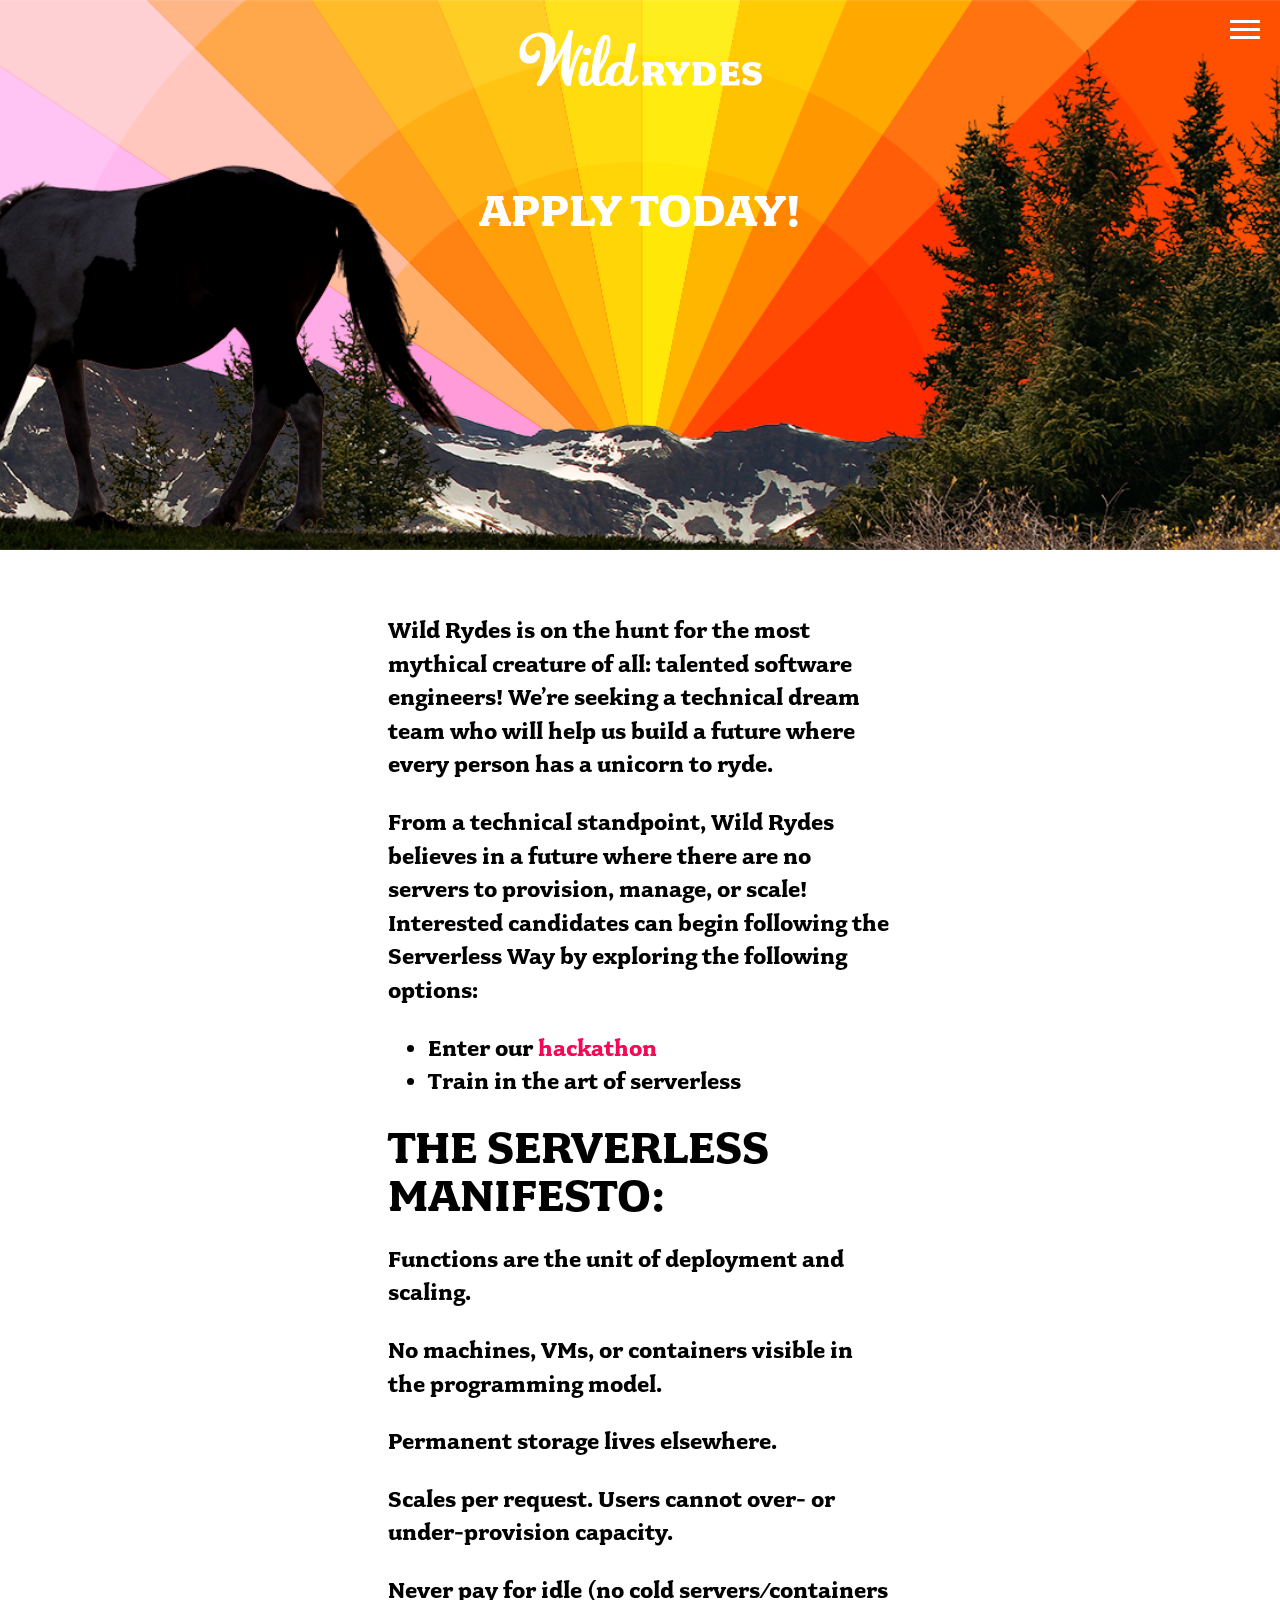
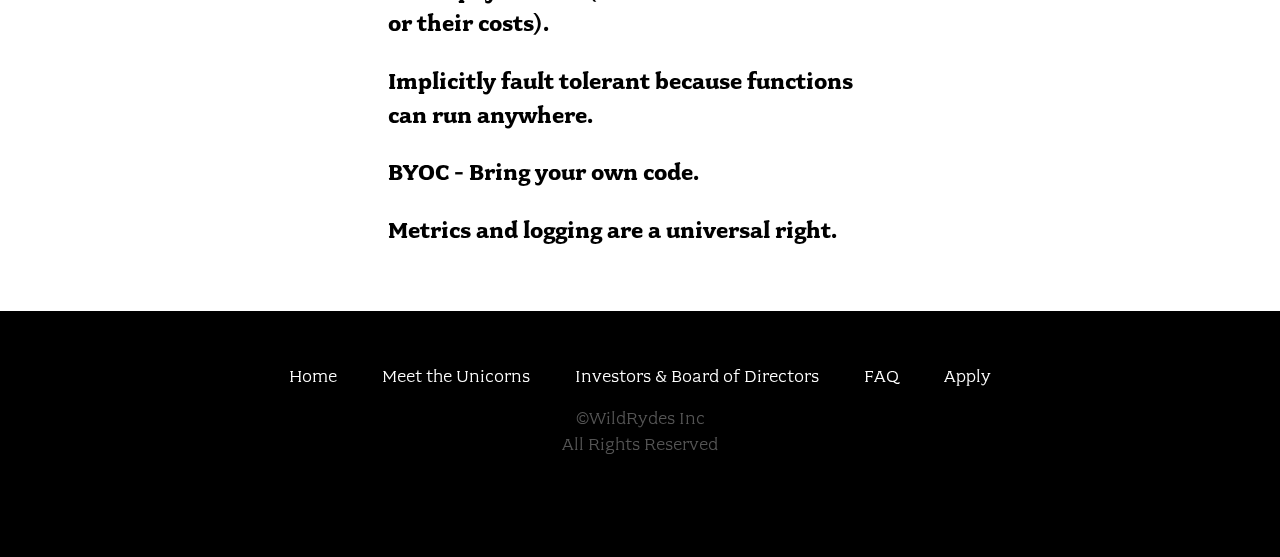
<file: apply.html>
<!doctype html>
<html class="no-js" lang="">
<head>
  <meta charset="utf-8">
  <meta name="description" content="">
  <meta name="viewport" content="width=device-width, initial-scale=1">
  <title>Apply - Wild Rydes</title>

  <link rel="stylesheet" href="css/font.css">
  <link rel="stylesheet" href="css/main.css">

  <script src="js/vendor/modernizr.js"></script>
</head>
<body class="page-apply">

  <header class="site-header">
    <div class="site-logo">Wild Rydes</div>

    <div class="row column medium-8 large-6 xlarge-5 xxlarge-4">
      <h1 class="title">Apply Today!</h1>
    </div>

    <nav class="site-nav">
      <ul>
        <li><a href="index.html">Home</a></li>
        <li><a href="unicorns.html">Meet the Unicorns</a></li>
        <li><a href="investors.html">Investors & Board of Directors</a></li>
        <li><a href="faq.html">FAQ</a></li>
        <li><a href="apply.html">Apply</a></li>
      </ul>
    </nav>
    <button type="button" class="btn-menu"><span>Menu</span></button>
  </header>

  <section class="content">
    <div class="row column medium-10 large-7 xlarge-5">
      <p>Wild Rydes is on the hunt for the most mythical creature of all: talented software engineers! We’re seeking a technical dream team who will help us build a future where every person has a unicorn to ryde.</p>
      <p>From a technical standpoint, Wild Rydes believes in a future where there are no servers to provision, manage, or scale! Interested candidates can begin following the Serverless Way by exploring the following options:</p>
      <ul>
        <li>Enter our <a href="http://awschatbot.devpost.com" target="_blank">hackathon</a></li>
        <li>Train in the art of serverless</li>
      </ul>

      <h2>The Serverless Manifesto:</h2>
      <p>Functions are the unit of deployment and scaling.</p>
      <p>No machines, VMs, or containers visible in the programming model.</p>
      <p>Permanent storage lives elsewhere.</p>
      <p>Scales per request. Users cannot over- or under-provision capacity.</p>
      <p>Never pay for idle (no cold servers/containers or their costs).</p>
      <p>Implicitly fault tolerant because functions can run anywhere.</p>
      <p>BYOC - Bring your own code.</p>
      <p>Metrics and logging are a universal right.</p>
    </div>
  </section>

  <footer class="site-footer">
    <div class="row column">
      <nav class="footer-nav">
        <ul>
          <li><a href="index.html">Home</a></li>
          <li><a href="unicorns.html">Meet the Unicorns</a></li>
          <li><a href="investors.html">Investors & Board of Directors</a></li>
          <li><a href="faq.html">FAQ</a></li>
          <li><a href="apply.html">Apply</a></li>
        </ul>
      </nav>
    </div>

    <div class="row column">
      <div class="footer-legal">
        &copy;WildRydes Inc<br>
        All Rights Reserved
      </div>
    </div>
  </footer>

  <script src="js/vendor.js"></script>

  <script src="js/main.js"></script>
</body>
</html>
</file>
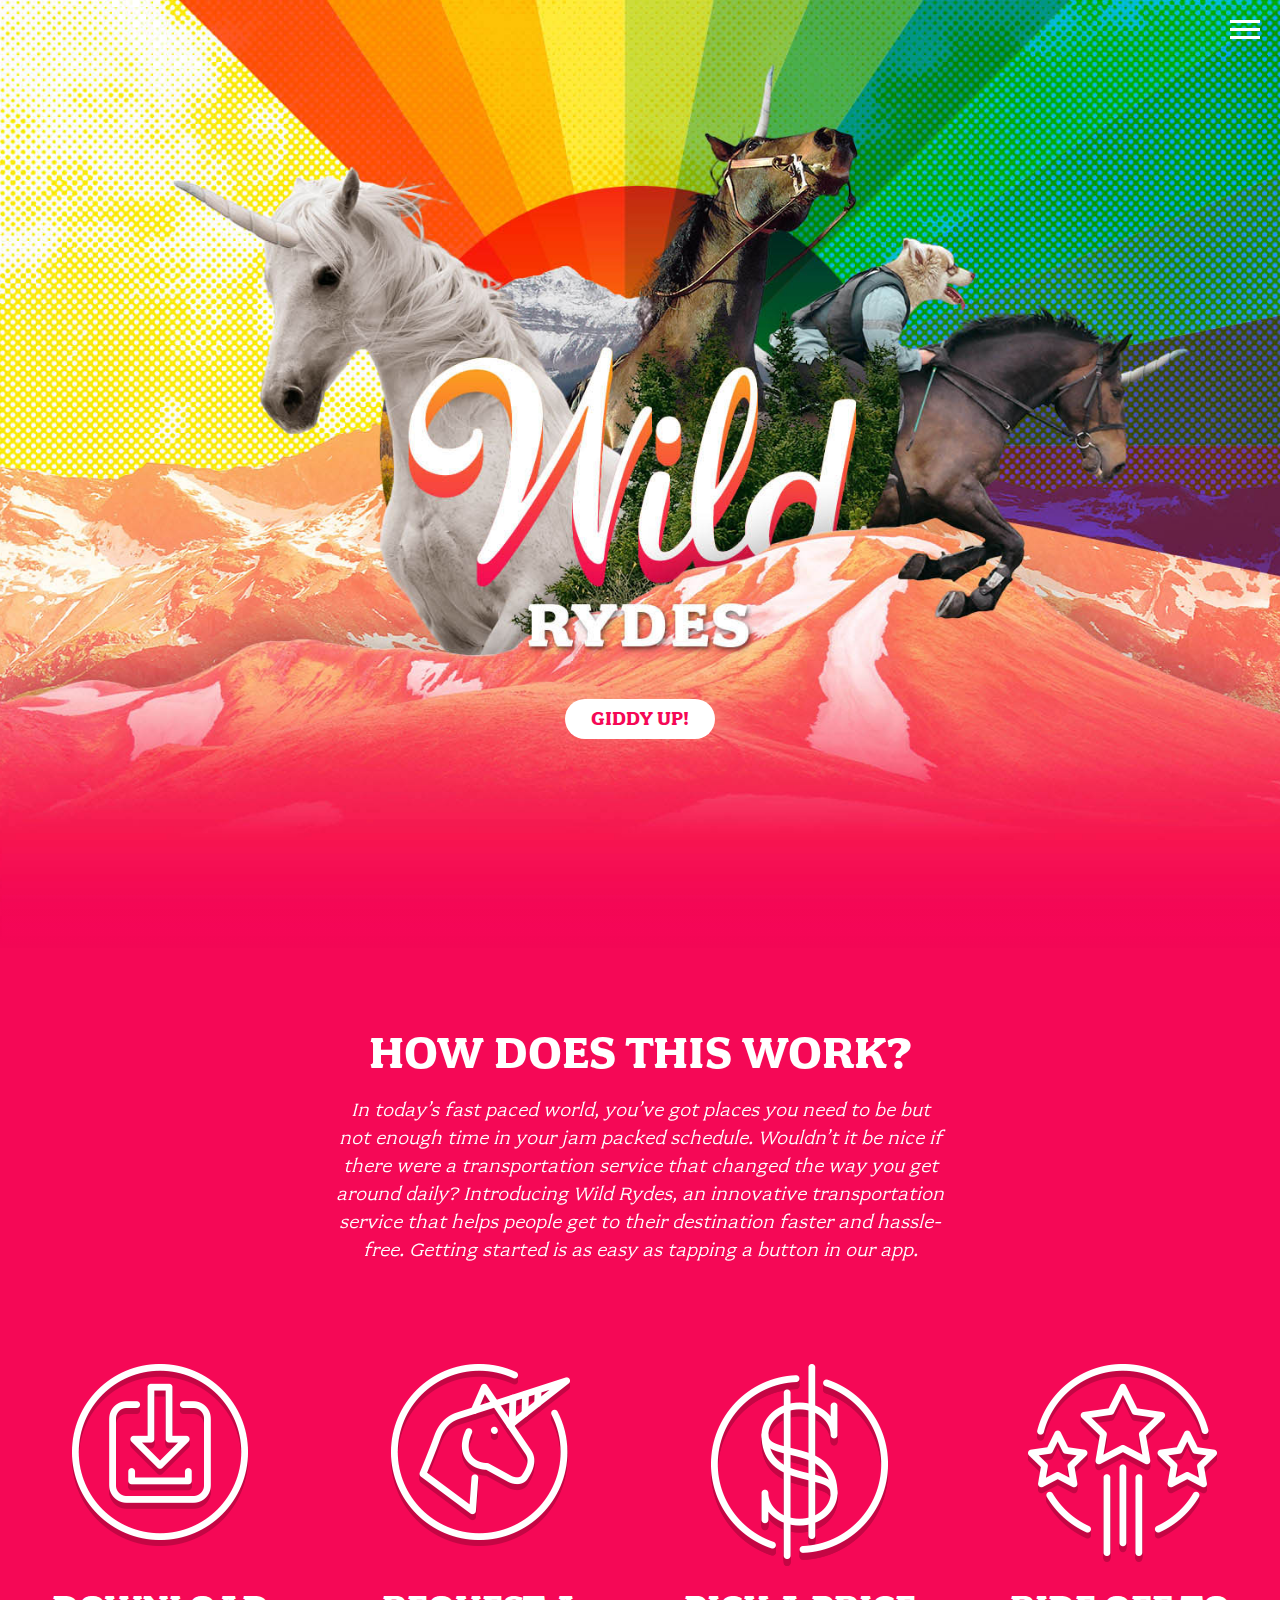
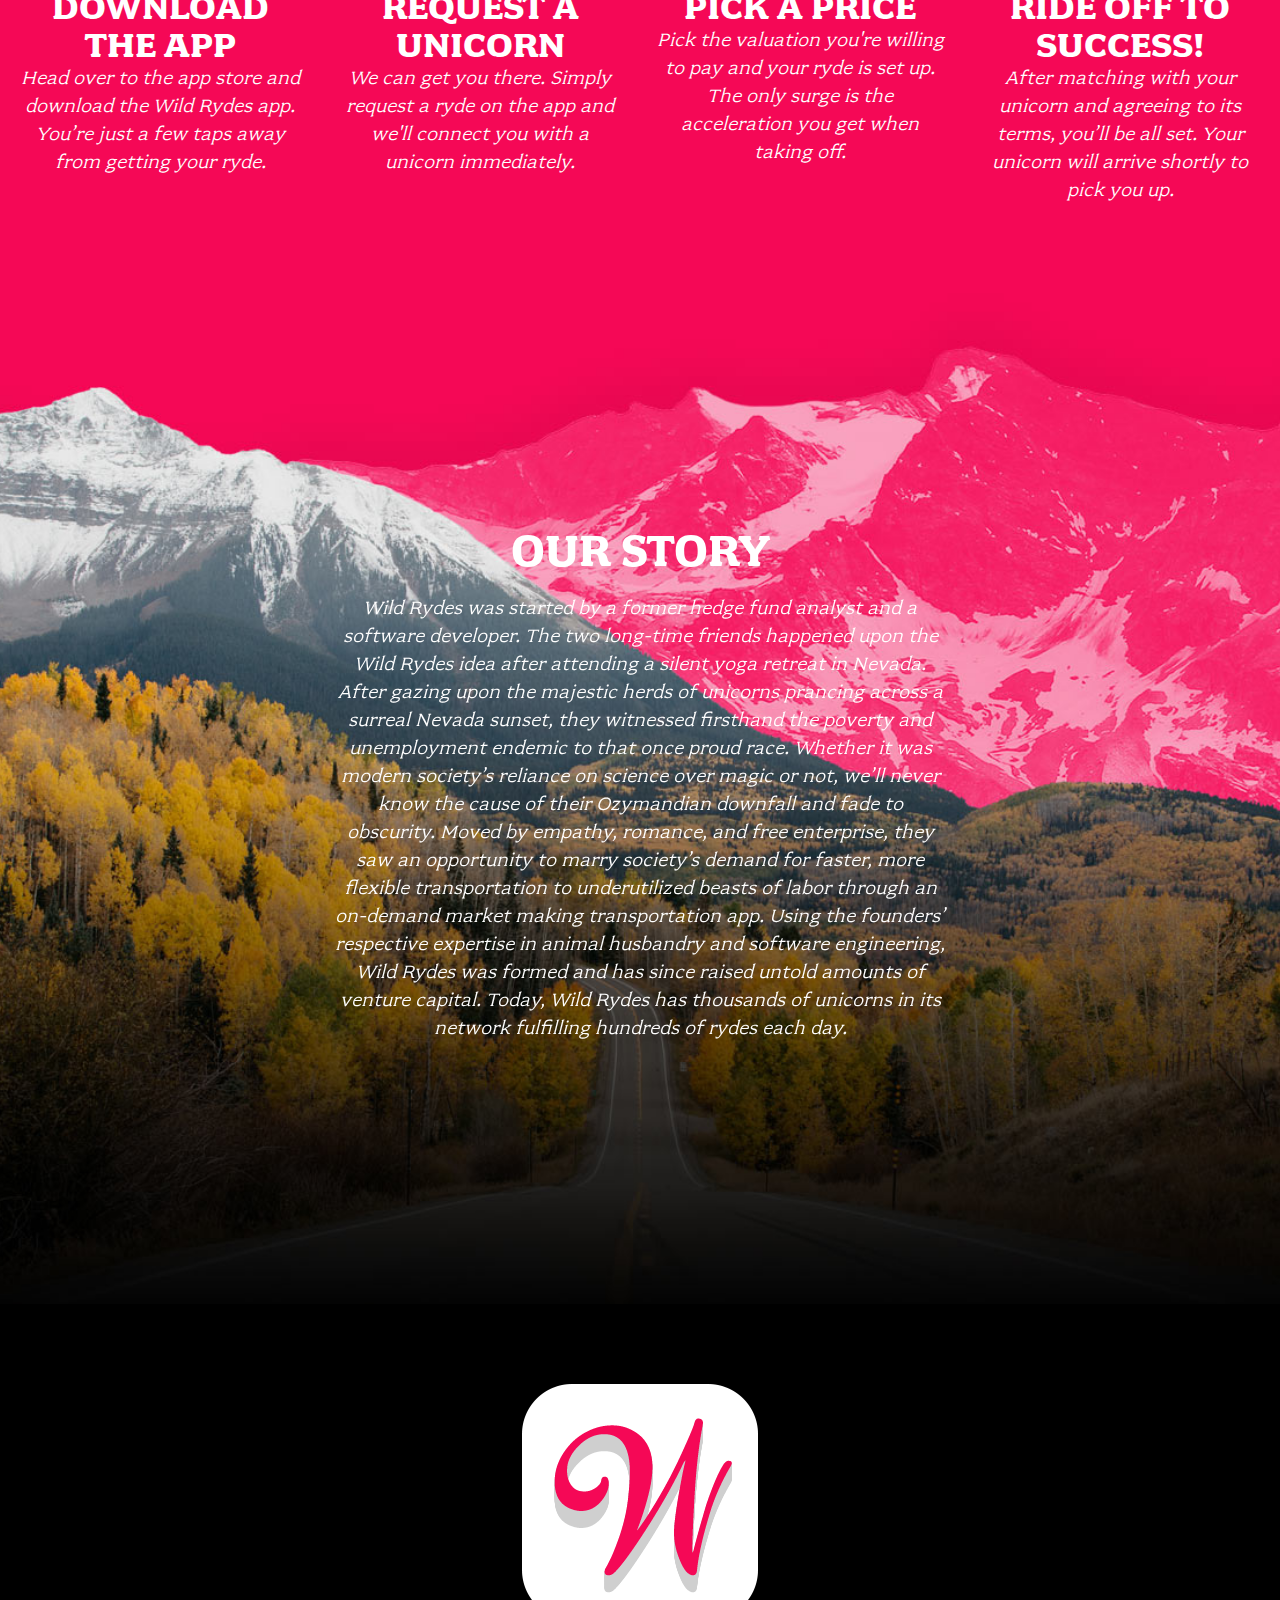
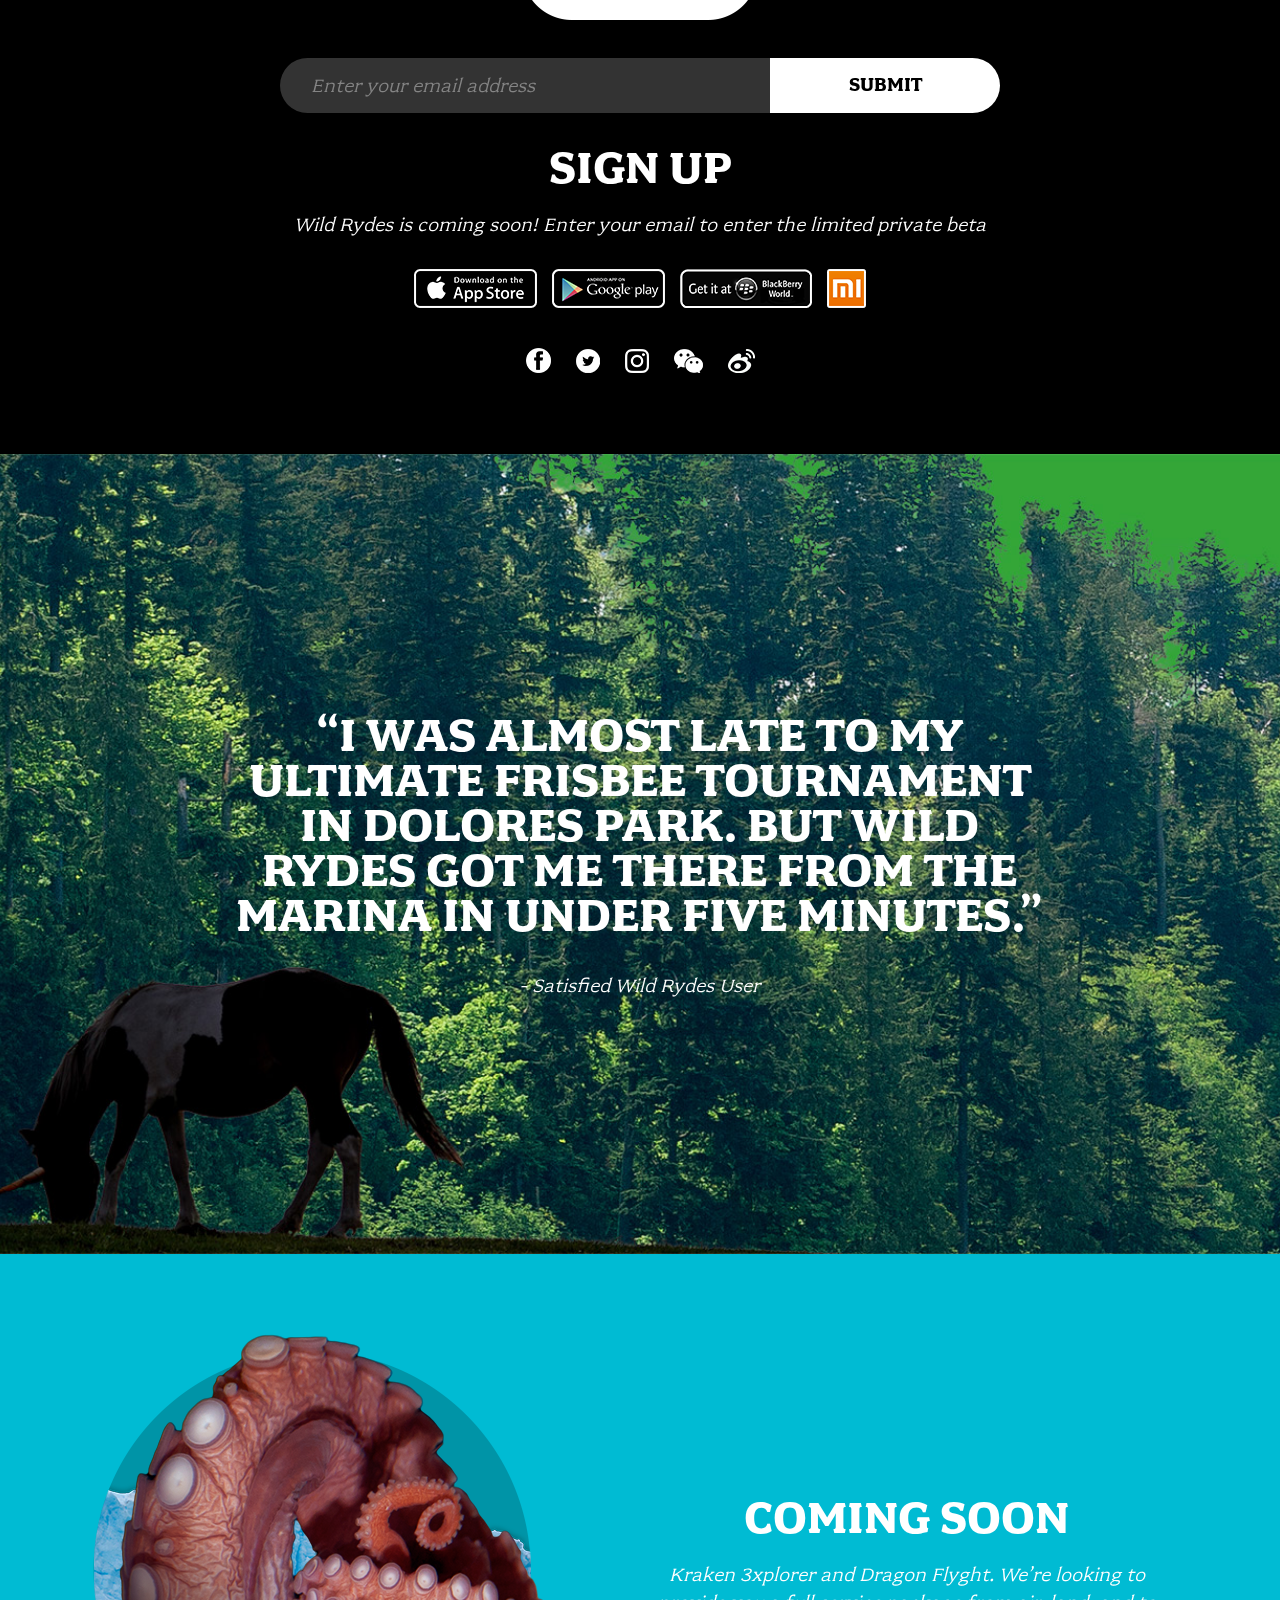
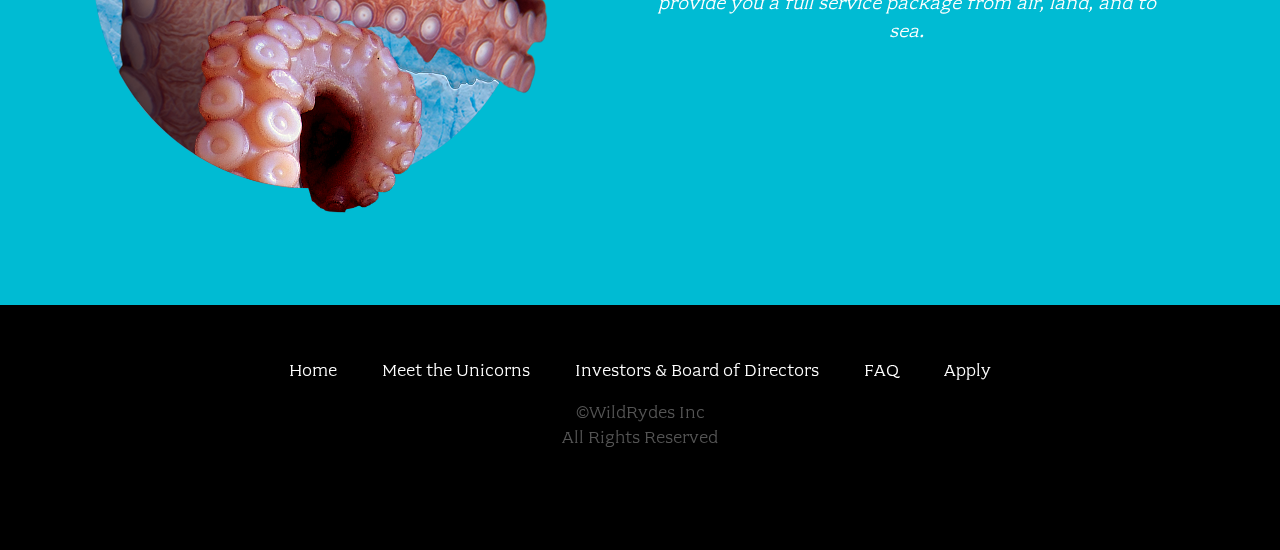
<file: index4.html>
<!doctype html>
<html class="no-js" lang="">
<head>
  <meta charset="utf-8">
  <meta name="description" content="">
  <meta name="viewport" content="width=device-width, initial-scale=1">
  <title>Wild Rydes</title>

  <link rel="stylesheet" href="css/font.css">
  <link rel="stylesheet" href="css/main.css">

  <script src="js/vendor/modernizr.js"></script>
</head>
<body class="page-home">

  <header class="site-header">
    <h1 class="title">Wild Rydes</h1>
    <nav class="site-nav">
      <ul>
        <li><a href="index.html">GHAR</a></li>
        <li><a href="unicorns.html">Meet the Unicorns</a></li>
        <li><a href="investors.html">Investors &amp; Board of Directors</a></li>
        <li><a href="faq.html">FAQ</a></li>
        <li><a href="apply.html">Apply</a></li>
      </ul>
    </nav>
    <button type="button" class="btn-menu"><span>Menu</span></button>
    <a class="home-button" href="register.html">Giddy Up!</a>
  </header>

  <section class="home-about">
    <div class="row column large-9 xlarge-6 xxlarge-4">
      <h2 class="section-title">How Does This Work?</h2>
      <p class="content">
        In today’s fast paced world, you’ve got places you need to be but not enough time in your jam packed schedule. Wouldn’t it be nice if there were a transportation service that changed the way you get around daily? Introducing Wild Rydes, an innovative transportation service that helps people get to their destination faster and hassle-free. Getting started is as easy as tapping a button in our app.
      </p>
    </div>

    <div class="row medium-up-2 large-up-4">
      <div class="column">
        <div class="home-about-block">
          <h3 class="title icon-download">Download The App</h3>
          <p class="content">Head over to the app store and download the Wild Rydes app. You’re just a few taps away from getting your ryde.</p>
        </div>
      </div>

      <div class="column">
        <div class="home-about-block">
          <h3 class="title icon-unicorn">Request A Unicorn</h3>
          <p class="content">We can get you there. Simply request a ryde on the app and we'll connect you with a unicorn immediately.</p>
        </div>
      </div>

      <div class="column">
        <div class="home-about-block">
          <h3 class="title icon-price">Pick A Price</h3>
          <p class="content">Pick the valuation you're willing to pay and your ryde is set up. The only surge is the acceleration you get when taking off.</p>
        </div>
      </div>

      <div class="column">
        <div class="home-about-block">
          <h3 class="title icon-success">Ride Off To Success!</h3>
          <p class="content">After matching with your unicorn and agreeing to its terms, you’ll be all set. Your unicorn will arrive shortly to pick you up.</p>
        </div>
      </div>
    </div>
  </section>

  <section class="home-story">
    <div class="row column large-9 xlarge-6 xxlarge-4">
      <h2 class="section-title">Our Story</h2>
      <p class="content">
        Wild Rydes was started by a former hedge fund analyst and a software developer. The two long-time friends happened upon the Wild Rydes idea after attending a silent yoga retreat in Nevada. After gazing upon the majestic herds of unicorns prancing across a surreal Nevada sunset, they witnessed firsthand the poverty and unemployment endemic to that once proud race. Whether it was modern society’s reliance on science over magic or not, we’ll never know the cause of their Ozymandian downfall and fade to obscurity. Moved by empathy, romance, and free enterprise, they saw an opportunity to marry society’s demand for faster, more flexible transportation to underutilized beasts of labor through an on-demand market making transportation app. Using the founders’ respective expertise in animal husbandry and software engineering, Wild Rydes was formed and has since raised untold amounts of venture capital. Today, Wild Rydes has thousands of unicorns in its network fulfilling hundreds of rydes each day.
      </p>
    </div>
  </section>

  <section class="home-sign-up">
    <div class="row column">
      <img class="icon-w" src="images/wr-home-W.png">

      <form onsubmit="javascript:void(0);">
        <input type="email" placeholder="Enter your email address">
        <button type="button">Submit</button>
      </form>

      <h2 class="section-title">Sign Up</h2>

      <p class="content">Wild Rydes is coming soon! Enter your email to enter the limited private beta</p>

      <div class="apps">
        <a class="app-icon" href=""><img src="images/wr-home-apple.png"></a>
        <a class="app-icon" href=""><img src="images/wr-home-google.png"></a>
        <a class="app-icon" href=""><img src="images/wr-home-blackberry.png"></a>
        <a class="app-icon" href=""><img src="images/wr-home-Xiaomi.png"></a>
      </div>

      <div class="social">
        <a class="icon-fb" href="">Facebook</a>
        <a class="icon-tw" href="">Twitter</a>
        <a class="icon-ig" href="">Instagram</a>
        <a class="icon-wc" href="">Wechat</a>
        <a class="icon-wb" href="">Weibo</a>
      </div>
    </div>
  </section>

  <section class="home-quote">
    <div class="row column medium-8 xxlarge-6">
      <div class="quote-wrap">
        <div class="quote">
          “I was almost late to my ultimate frisbee tournament in DOLORES park. But Wild Rydes Got me there from the marina in under five minutes.”
        </div>
        <div class="quoter">- Satisfied Wild Rydes User</div>
      </div>
    </div>
  </section>

  <section class="kraken-callout">
    <div class="row">
      <div class="columns medium-6 xxlarge-4 xxlarge-offset-2">
        <img src="images/wr-home-kraken.png">
      </div>

      <div class="columns medium-6 xlarge-5 xxlarge-4">
        <h4 class="title">Coming Soon</h4>
        <p class="content">
          Kraken 3xplorer and Dragon Flyght. We’re looking to provide you a full service package from air, land, and to sea.
        </p>
      </div>
    </div>
  </section>

  <footer class="site-footer">
    <div class="row column">
      <nav class="footer-nav">
        <ul>
          <li><a href="index.html">Home</a></li>
          <li><a href="unicorns.html">Meet the Unicorns</a></li>
          <li><a href="investors.html">Investors & Board of Directors</a></li>
          <li><a href="faq.html">FAQ</a></li>
          <li><a href="apply.html">Apply</a></li>
        </ul>
      </nav>
    </div>

    <div class="row column">
      <div class="footer-legal">
        &copy;WildRydes Inc<br>
        All Rights Reserved
      </div>
    </div>
  </footer>

  <script src="js/vendor.js"></script>

  <script src="js/main.js"></script>
</body>
</html>
</file>
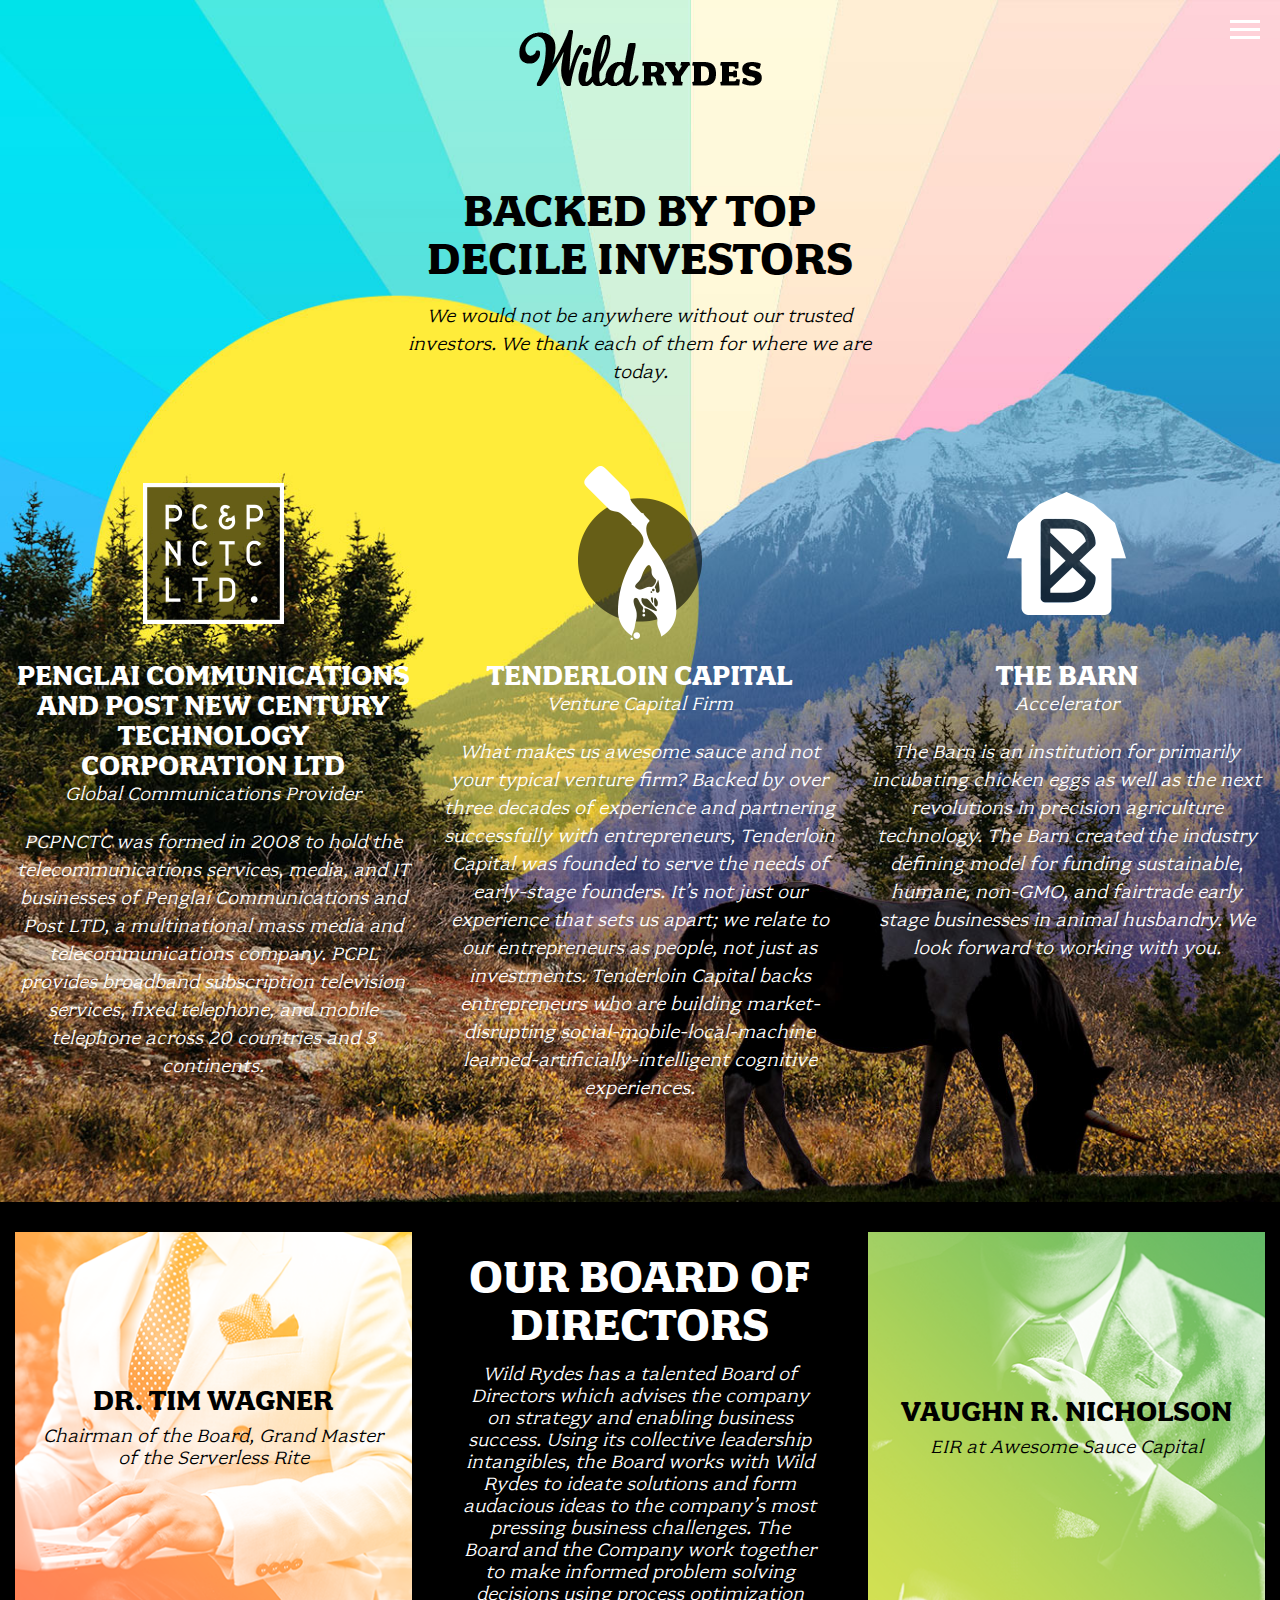
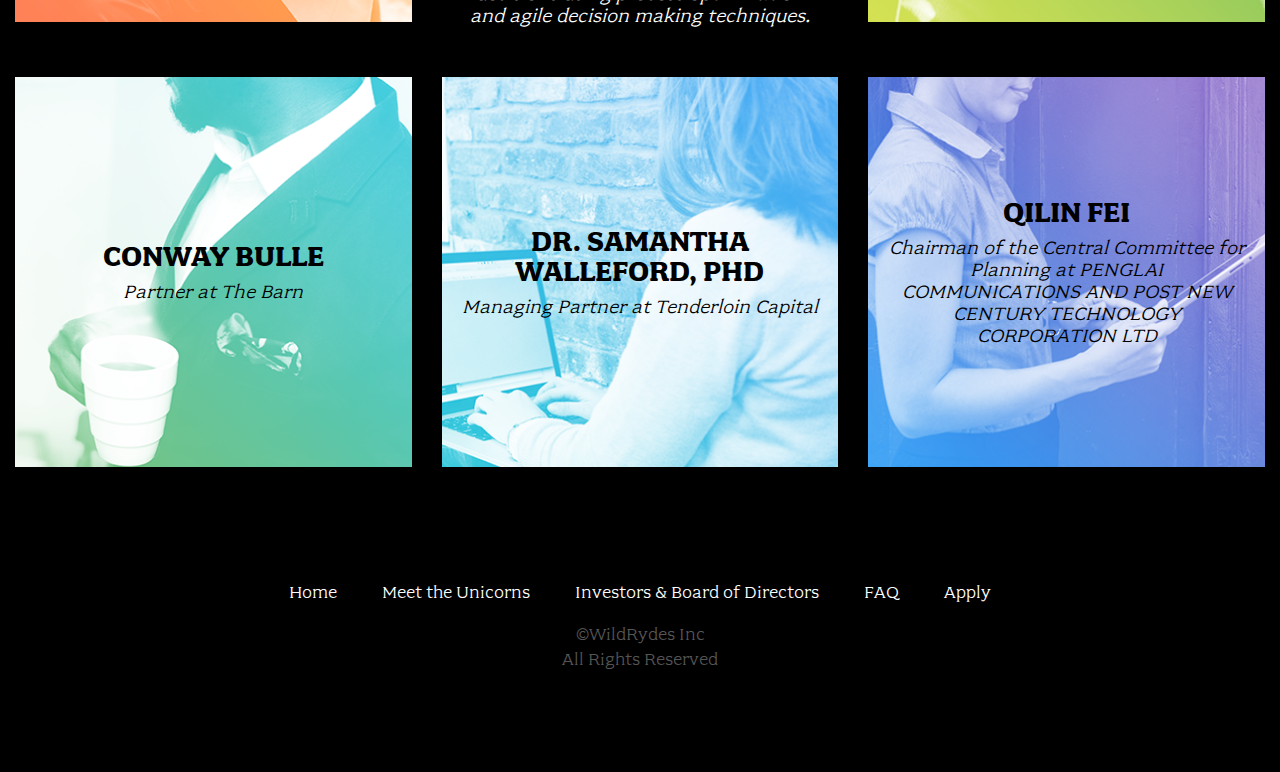
<file: investors.html>
<!doctype html>
<html class="no-js" lang="">
<head>
  <meta charset="utf-8">
  <meta name="description" content="">
  <meta name="viewport" content="width=device-width, initial-scale=1">
  <title>Investors &amp; Board of Directors - Wild Rydes</title>

  <link rel="stylesheet" href="css/font.css">
  <link rel="stylesheet" href="css/main.css">

  <script src="js/vendor/modernizr.js"></script>
</head>
<body class="page-investors">

  <div class="top-section">
    <header class="site-header">
      <div class="site-logo dark">Wild Rydes</div>

      <div class="row column medium-8 large-6 xlarge-5 xxlarge-4">
        <h1 class="title">Backed By Top Decile Investors</h1>
        <p class="content">
          We would not be anywhere without our trusted investors. We thank each of them for where we are today.
        </p>
      </div>

      <nav class="site-nav">
        <ul>
          <li><a href="index.html">Home</a></li>
          <li><a href="unicorns.html">Meet the Unicorns</a></li>
          <li><a href="investors.html">Investors & Board of Directors</a></li>
          <li><a href="faq.html">FAQ</a></li>
          <li><a href="apply.html">Apply</a></li>
        </ul>
      </nav>
      <button type="button" class="btn-menu"><span>Menu</span></button>
    </header>

    <div class="investors-list">
      <div class="row">
        <div class="columns large-4">
          <div class="investor">
            <h2 class="title pcp">Penglai Communications and Post New Century Technology Corporation Ltd</h2>
            <div class="subtitle">Global Communications Provider</div>
            <p class="content">
              PCPNCTC was formed in 2008 to hold the telecommunications services, media, and IT businesses of Penglai Communications and Post LTD, a multinational mass media and telecommunications company. PCPL provides broadband subscription television services, fixed telephone, and mobile telephone across 20 countries and 3 continents.
            </p>
          </div>
        </div>

        <div class="columns large-4">
          <div class="investor">
            <h2 class="title awesome">Tenderloin Capital</h2>
            <div class="subtitle">Venture Capital Firm</div>
            <p class="content">
              What makes us awesome sauce and not your typical venture firm? Backed by over three decades of experience and partnering successfully with entrepreneurs, Tenderloin Capital was founded to serve the needs of early-stage founders. It’s not just our experience that sets us apart; we relate to our entrepreneurs as people, not just as investments. Tenderloin Capital backs entrepreneurs who are building market-disrupting social-mobile-local-machine learned-artificially-intelligent cognitive experiences.
            </p>
          </div>
        </div>

        <div class="columns large-4">
          <div class="investor">
            <h2 class="title barn">The Barn</h2>
            <div class="subtitle">Accelerator</div>
            <p class="content">
              The Barn is an institution for primarily incubating chicken eggs as well as the next revolutions in precision agriculture technology. The Barn created the industry defining model for funding sustainable, humane, non-GMO, and fairtrade early stage businesses in animal husbandry. We look forward to working with you.
            </p>
          </div>
        </div>
      </div>
    </div>
  </div>

  <section class="board-directors">
    <div class="row">
      <div class="columns large-4 large-push-4">
        <div class="intro block">
          <h2 class="title">Our Board of Directors</h2>
          <p class="content">
            Wild Rydes has a talented Board of Directors which advises the company on strategy and enabling business success. Using its collective leadership intangibles, the Board works with Wild Rydes to ideate solutions and form audacious ideas to the company’s most pressing business challenges. The Board and the Company work together to make informed problem solving decisions using process optimization and agile decision making techniques.
          </p>
        </div>
      </div>

      <div class="columns large-4 large-pull-4">
        <div class="one block">
          <h3 class="title">Dr. Tim Wagner</h3>
          <p class="content">Chairman of the Board, Grand Master of the Serverless Rite</p>
        </div>
      </div>

      <div class="columns large-4">
        <div class="two block">
          <h3 class="title">Vaughn R. Nicholson</h3>
          <p class="content">EIR at Awesome Sauce Capital</p>
        </div>
      </div>
    </div>

    <div class="row">
      <div class="columns large-4">
        <div class="three block">
          <h3 class="title">Conway Bulle</h3>
          <p class="content">Partner at The Barn</p>
        </div>
      </div>

      <div class="columns large-4">
        <div class="four block">
          <h3 class="title">Dr. Samantha Walleford, PhD</h3>
          <p class="content">Managing Partner at Tenderloin Capital</p>
        </div>
      </div>

      <div class="columns large-4">
        <div class="five block">
          <h3 class="title">Qilin Fei</h3>
          <p class="content">Chairman of the Central Committee for Planning at PENGLAI COMMUNICATIONS AND POST NEW CENTURY TECHNOLOGY CORPORATION LTD</p>
        </div>
      </div>
    </div>
  </section>

  <footer class="site-footer">
    <div class="row column">
      <nav class="footer-nav">
        <ul>
          <li><a href="index.html">Home</a></li>
          <li><a href="unicorns.html">Meet the Unicorns</a></li>
          <li><a href="investors.html">Investors & Board of Directors</a></li>
          <li><a href="faq.html">FAQ</a></li>
          <li><a href="apply.html">Apply</a></li>
        </ul>
      </nav>
    </div>

    <div class="row column">
      <div class="footer-legal">
        &copy;WildRydes Inc<br>
        All Rights Reserved
      </div>
    </div>
  </footer>

  <script src="js/vendor.js"></script>

  <script src="js/main.js"></script>
</body>
</html>
</file>
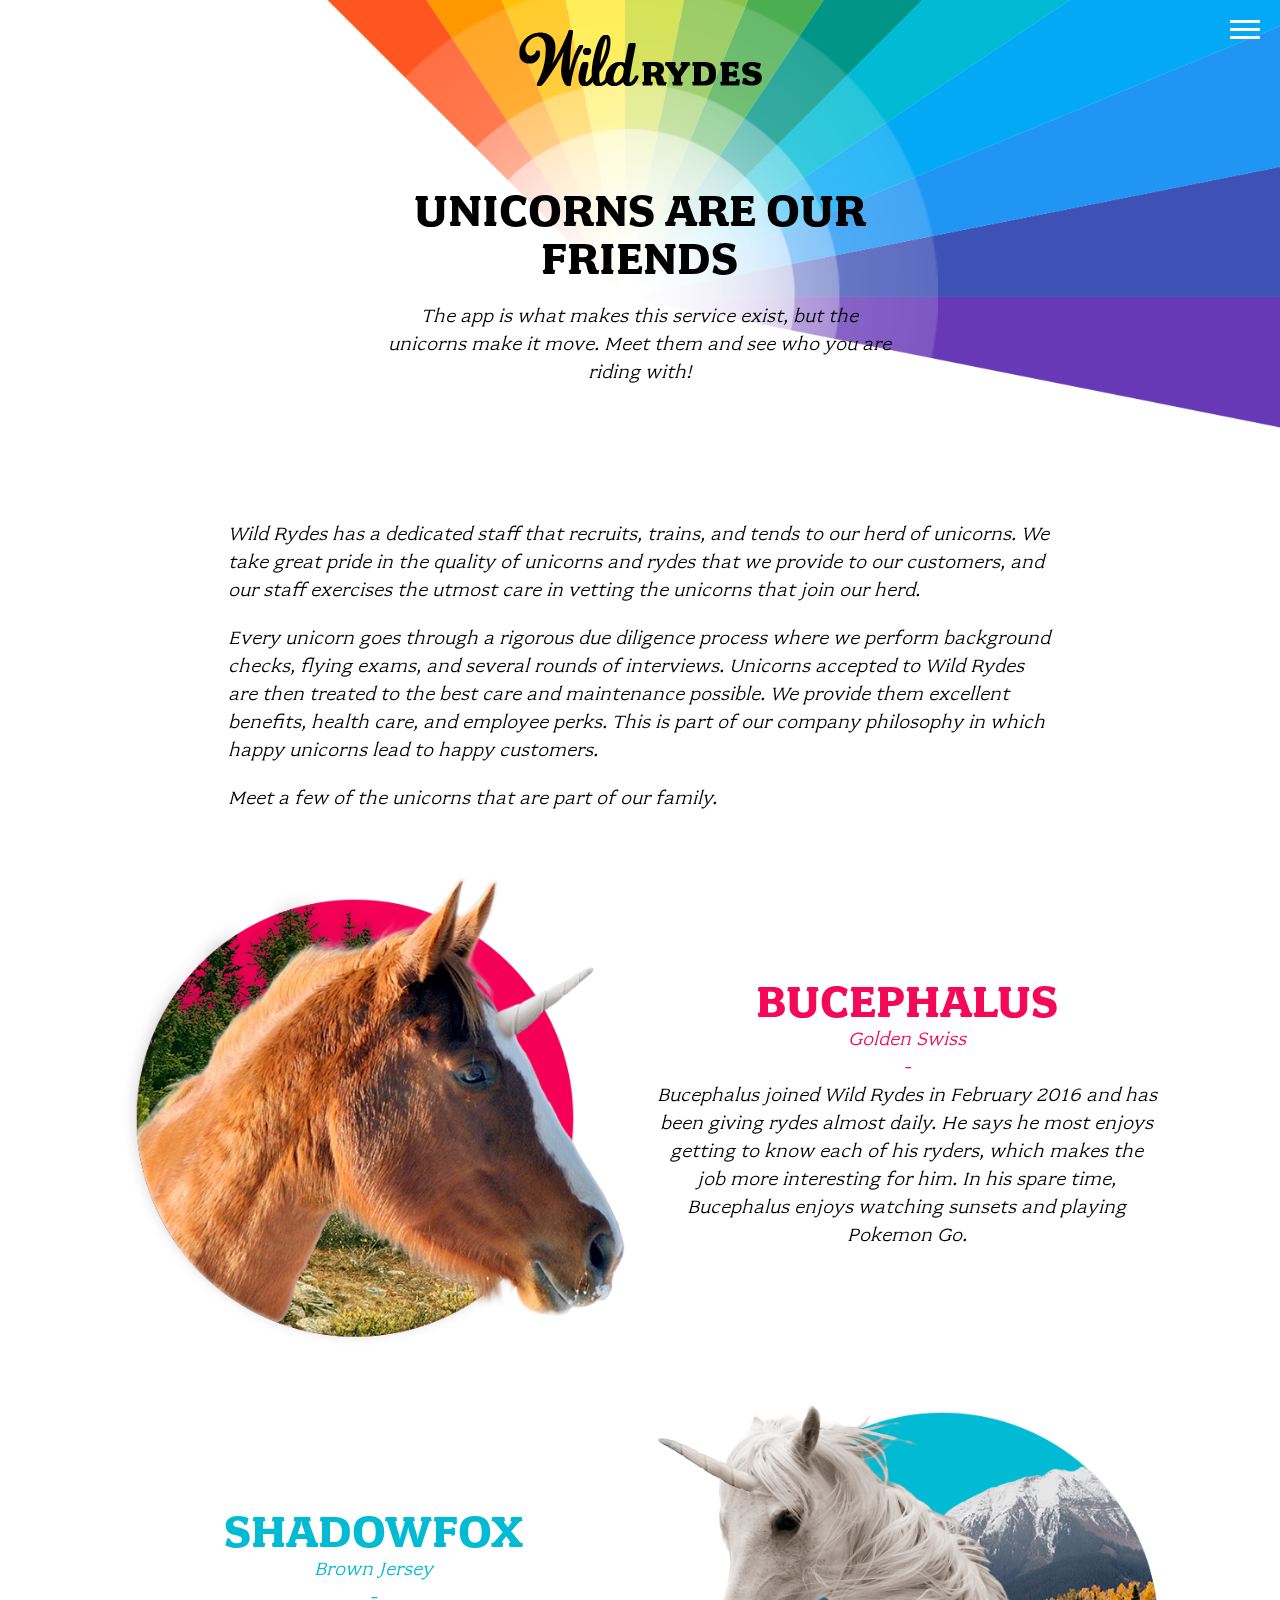
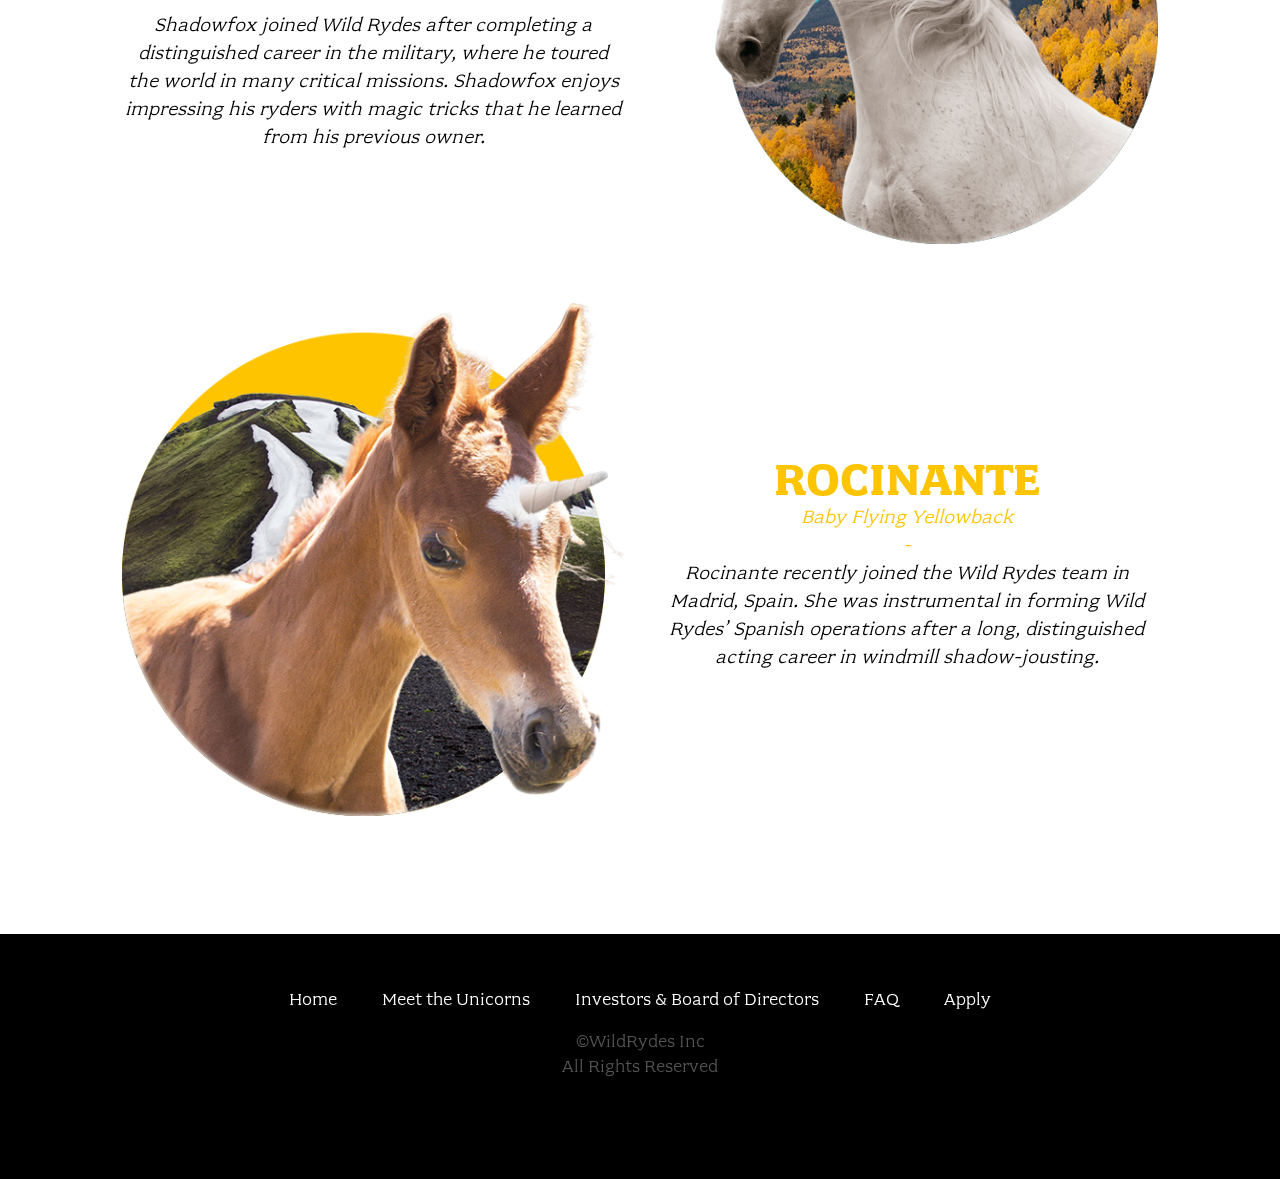
<file: unicorns.html>
<!doctype html>
<html class="no-js" lang="">
<head>
  <meta charset="utf-8">
  <meta name="description" content="">
  <meta name="viewport" content="width=device-width, initial-scale=1">
  <title>Unicorns - Wild Rydes</title>

  <link rel="stylesheet" href="css/font.css">
  <link rel="stylesheet" href="css/main.css">

  <script src="js/vendor/modernizr.js"></script>
</head>
<body class="page-unicorns">

  <header class="site-header">
    <div class="site-logo dark">Wild Rydes</div>

    <div class="row column medium-8 large-6 xlarge-5 xxlarge-4">
      <h1 class="title">Unicorns Are Our Friends</h1>
      <p class="content">
        The app is what makes this service exist, but the unicorns make it move. Meet them and see who you are riding with!
      </p>
    </div>

    <nav class="site-nav">
      <ul>
        <li><a href="index.html">Home</a></li>
        <li><a href="unicorns.html">Meet the Unicorns</a></li>
        <li><a href="investors.html">Investors & Board of Directors</a></li>
        <li><a href="faq.html">FAQ</a></li>
        <li><a href="apply.html">Apply</a></li>
      </ul>
    </nav>
    <button type="button" class="btn-menu"><span>Menu</span></button>
  </header>

  <div class="row column medium-10 large-8 xxlarge-6">
    <p class="content">
      Wild Rydes has a dedicated staff that recruits, trains, and tends to our herd of unicorns. We take great pride in the quality of unicorns and rydes that we provide to our customers, and our staff exercises the utmost care in vetting the unicorns that join our herd.
    </p>

    <p class="content">
      Every unicorn goes through a rigorous due diligence process where we perform background checks, flying exams, and several rounds of interviews. Unicorns accepted to Wild Rydes are then treated to the best care and maintenance possible. We provide them excellent benefits, health care, and employee perks. This is part of our company philosophy in which happy unicorns lead to happy customers.
    </p>

    <p class="content">Meet a few of the unicorns that are part of our family.</p>
  </div>

  <section class="unicorns-list">
    <div class="row">
      <div class="unicorn jimmy">
        <div class="columns medium-5 large-6 xlarge-5 xlarge-offset-1">
          <img src="images/wr-unicorn-one.png" alt="Jimmy Three Legs">
        </div>

        <div class="columns medium-7 large-6 xlarge-5 xxlarge-4">
          <h2 class="title">Bucephalus</h2>
          <div class="subtitle">Golden Swiss</div>
          <p class="content">
            Bucephalus joined Wild Rydes in February 2016 and has been giving rydes almost daily. He says he most enjoys getting to know each of his ryders, which makes the job more interesting for him. In his spare time, Bucephalus enjoys watching sunsets and playing Pokemon Go.
          </p>
        </div>
      </div>
    </div>

    <div class="row">
      <div class="unicorn henry">
        <div class="columns medium-5 medium-push-7 large-6 large-push-6 xlarge-5 xlarge-offset-1 xlarge-push-5">
          <img src="images/wr-unicorn-two.png" alt="Hot Shoe Henry">
        </div>

        <div class="columns medium-7 medium-pull-5 large-6 large-pull-6 xlarge-5 xlarge-pull-5 xxlarge-4 xxlarge-offset-1">
          <h2 class="title">Shadowfox</h2>
          <div class="subtitle">Brown Jersey</div>
          <p class="content">
            Shadowfox joined Wild Rydes after completing a distinguished career in the military, where he toured the world in many critical missions. Shadowfox enjoys impressing his ryders with magic tricks that he learned from his previous owner.
          </p>
        </div>
      </div>
    </div>

    <div class="row">
      <div class="unicorn veronica">
        <div class="columns medium-5 large-6 xlarge-5 xlarge-offset-1">
          <img src="images/wr-unicorn-three.png" alt="Veronica">
        </div>

        <div class="columns medium-7 large-6 xlarge-5 xxlarge-4">
          <h2 class="title">Rocinante</h2>
          <div class="subtitle">Baby Flying Yellowback</div>
          <p class="content">
            Rocinante recently joined the Wild Rydes team in Madrid, Spain. She was instrumental in forming Wild Rydes’ Spanish operations after a long, distinguished acting career in windmill shadow-jousting.
          </p>
        </div>
      </div>
    </div>
  </section>

  <footer class="site-footer">
    <div class="row column">
      <nav class="footer-nav">
        <ul>
          <li><a href="index.html">Home</a></li>
          <li><a href="unicorns.html">Meet the Unicorns</a></li>
          <li><a href="investors.html">Investors & Board of Directors</a></li>
          <li><a href="faq.html">FAQ</a></li>
          <li><a href="apply.html">Apply</a></li>
        </ul>
      </nav>
    </div>

    <div class="row column">
      <div class="footer-legal">
        &copy;WildRydes Inc<br>
        All Rights Reserved
      </div>
    </div>
  </footer>

  <script src="js/vendor.js"></script>

  <script src="js/main.js"></script>
</body>
</html>
</file>
<file: css/font.css>
@font-face {
    font-family: "fairplex-wide";
    font-style: normal;
    font-weight: 400;
    src: url("../fonts/fairplex-wide-n4.woff") format("woff2");
}
@font-face {
    font-family: "fairplex-wide";
    font-style: normal;
    font-weight: 700;
    src: url("../fonts/fairplex-wide-n7.woff") format("woff2");
}
</file>
<file: css/main.css>
/*! normalize.css v4.2.0 | MIT License | github.com/necolas/normalize.css */html{font-family:sans-serif;line-height:1.15;-ms-text-size-adjust:100%;-webkit-text-size-adjust:100%}body{margin:0}article,aside,footer,header,nav,section{display:block}h1{font-size:2em;margin:.67em 0}figcaption,figure,main{display:block}figure{margin:1em 40px}hr{box-sizing:content-box;height:0;overflow:visible}pre{font-family:monospace,monospace;font-size:1em}a{background-color:transparent;-webkit-text-decoration-skip:objects}a:active,a:hover{outline-width:0}abbr[title]{border-bottom:none;text-decoration:underline;text-decoration:underline dotted}b,strong{font-weight:inherit;font-weight:bolder}code,kbd,samp{font-family:monospace,monospace;font-size:1em}dfn{font-style:italic}mark{background-color:#ff0;color:#000}small{font-size:80%}sub,sup{font-size:75%;line-height:0;position:relative;vertical-align:baseline}sub{bottom:-.25em}sup{top:-.5em}audio,video{display:inline-block}audio:not([controls]){display:none;height:0}img{border-style:none}svg:not(:root){overflow:hidden}button,input,optgroup,select,textarea{font:inherit;margin:0}optgroup{font-weight:700}button,input{overflow:visible}button,select{text-transform:none}[type=reset],[type=submit],button,html [type=button]{-webkit-appearance:button;cursor:pointer}[type=button]::-moz-focus-inner,[type=reset]::-moz-focus-inner,[type=submit]::-moz-focus-inner,button::-moz-focus-inner{border-style:none;padding:0}[type=button]:-moz-focusring,[type=reset]:-moz-focusring,[type=submit]:-moz-focusring,button:-moz-focusring{outline:1px dotted ButtonText}fieldset{border:1px solid silver;margin:0 2px;padding:.35em .625em .75em}legend{box-sizing:border-box;color:inherit;display:table;max-width:100%;padding:0;white-space:normal}progress{display:inline-block;vertical-align:baseline}textarea{overflow:auto}[type=checkbox],[type=radio]{box-sizing:border-box;padding:0}[type=number]::-webkit-inner-spin-button,[type=number]::-webkit-outer-spin-button{height:auto}[type=search]{-webkit-appearance:textfield;outline-offset:-2px}[type=search]::-webkit-search-cancel-button,[type=search]::-webkit-search-decoration{-webkit-appearance:none}::-webkit-file-upload-button{-webkit-appearance:button;font:inherit}details,menu{display:block}summary{display:list-item}canvas{display:inline-block}[hidden],template{display:none}.row{max-width:96.875rem;margin-left:auto;margin-right:auto}.row:after,.row:before{content:' ';display:table}.row:after{clear:both}.row.collapse>.column,.row.collapse>.columns{padding-left:0;padding-right:0}.row .row{max-width:none;margin-left:-.625rem;margin-right:-.625rem}@media screen and (min-width:40em){.row .row{margin-left:-.9375rem;margin-right:-.9375rem}}.row .row.collapse{margin-left:0;margin-right:0}.row.expanded{max-width:none}.row.expanded .row{margin-left:auto;margin-right:auto}.column,.columns{width:100%;float:left;padding-left:.625rem;padding-right:.625rem}@media screen and (min-width:40em){.column,.columns{padding-left:.9375rem;padding-right:.9375rem}}.column:last-child:not(:first-child),.columns:last-child:not(:first-child){float:right}.column.end:last-child:last-child,.end.columns:last-child:last-child{float:left}.column.row.row,.row.row.columns{float:none}.row .column.row.row,.row .row.row.columns{padding-left:0;padding-right:0;margin-left:0;margin-right:0}.small-1{width:8.3333333333%}.small-push-1{position:relative;left:8.3333333333%}.small-pull-1{position:relative;left:-8.3333333333%}.small-offset-0{margin-left:0}.small-2{width:16.6666666667%}.small-push-2{position:relative;left:16.6666666667%}.small-pull-2{position:relative;left:-16.6666666667%}.small-offset-1{margin-left:8.3333333333%}.small-3{width:25%}.small-push-3{position:relative;left:25%}.small-pull-3{position:relative;left:-25%}.small-offset-2{margin-left:16.6666666667%}.small-4{width:33.3333333333%}.small-push-4{position:relative;left:33.3333333333%}.small-pull-4{position:relative;left:-33.3333333333%}.small-offset-3{margin-left:25%}.small-5{width:41.6666666667%}.small-push-5{position:relative;left:41.6666666667%}.small-pull-5{position:relative;left:-41.6666666667%}.small-offset-4{margin-left:33.3333333333%}.small-6{width:50%}.small-push-6{position:relative;left:50%}.small-pull-6{position:relative;left:-50%}.small-offset-5{margin-left:41.6666666667%}.small-7{width:58.3333333333%}.small-push-7{position:relative;left:58.3333333333%}.small-pull-7{position:relative;left:-58.3333333333%}.small-offset-6{margin-left:50%}.small-8{width:66.6666666667%}.small-push-8{position:relative;left:66.6666666667%}.small-pull-8{position:relative;left:-66.6666666667%}.small-offset-7{margin-left:58.3333333333%}.small-9{width:75%}.small-push-9{position:relative;left:75%}.small-pull-9{position:relative;left:-75%}.small-offset-8{margin-left:66.6666666667%}.small-10{width:83.3333333333%}.small-push-10{position:relative;left:83.3333333333%}.small-pull-10{position:relative;left:-83.3333333333%}.small-offset-9{margin-left:75%}.small-11{width:91.6666666667%}.small-push-11{position:relative;left:91.6666666667%}.small-pull-11{position:relative;left:-91.6666666667%}.small-offset-10{margin-left:83.3333333333%}.small-12{width:100%}.small-offset-11{margin-left:91.6666666667%}.small-up-1>.column,.small-up-1>.columns{width:100%;float:left}.small-up-1>.column:nth-of-type(1n),.small-up-1>.columns:nth-of-type(1n){clear:none}.small-up-1>.column:nth-of-type(1n+1),.small-up-1>.columns:nth-of-type(1n+1){clear:both}.small-up-1>.column:last-child,.small-up-1>.columns:last-child{float:left}.small-up-2>.column,.small-up-2>.columns{width:50%;float:left}.small-up-2>.column:nth-of-type(1n),.small-up-2>.columns:nth-of-type(1n){clear:none}.small-up-2>.column:nth-of-type(2n+1),.small-up-2>.columns:nth-of-type(2n+1){clear:both}.small-up-2>.column:last-child,.small-up-2>.columns:last-child{float:left}.small-up-3>.column,.small-up-3>.columns{width:33.3333333333%;float:left}.small-up-3>.column:nth-of-type(1n),.small-up-3>.columns:nth-of-type(1n){clear:none}.small-up-3>.column:nth-of-type(3n+1),.small-up-3>.columns:nth-of-type(3n+1){clear:both}.small-up-3>.column:last-child,.small-up-3>.columns:last-child{float:left}.small-up-4>.column,.small-up-4>.columns{width:25%;float:left}.small-up-4>.column:nth-of-type(1n),.small-up-4>.columns:nth-of-type(1n){clear:none}.small-up-4>.column:nth-of-type(4n+1),.small-up-4>.columns:nth-of-type(4n+1){clear:both}.small-up-4>.column:last-child,.small-up-4>.columns:last-child{float:left}.small-up-5>.column,.small-up-5>.columns{width:20%;float:left}.small-up-5>.column:nth-of-type(1n),.small-up-5>.columns:nth-of-type(1n){clear:none}.small-up-5>.column:nth-of-type(5n+1),.small-up-5>.columns:nth-of-type(5n+1){clear:both}.small-up-5>.column:last-child,.small-up-5>.columns:last-child{float:left}.small-up-6>.column,.small-up-6>.columns{width:16.6666666667%;float:left}.small-up-6>.column:nth-of-type(1n),.small-up-6>.columns:nth-of-type(1n){clear:none}.small-up-6>.column:nth-of-type(6n+1),.small-up-6>.columns:nth-of-type(6n+1){clear:both}.small-up-6>.column:last-child,.small-up-6>.columns:last-child{float:left}.small-up-7>.column,.small-up-7>.columns{width:14.2857142857%;float:left}.small-up-7>.column:nth-of-type(1n),.small-up-7>.columns:nth-of-type(1n){clear:none}.small-up-7>.column:nth-of-type(7n+1),.small-up-7>.columns:nth-of-type(7n+1){clear:both}.small-up-7>.column:last-child,.small-up-7>.columns:last-child{float:left}.small-up-8>.column,.small-up-8>.columns{width:12.5%;float:left}.small-up-8>.column:nth-of-type(1n),.small-up-8>.columns:nth-of-type(1n){clear:none}.small-up-8>.column:nth-of-type(8n+1),.small-up-8>.columns:nth-of-type(8n+1){clear:both}.small-up-8>.column:last-child,.small-up-8>.columns:last-child{float:left}.small-collapse>.column,.small-collapse>.columns{padding-left:0;padding-right:0}.expanded.row .small-collapse.row,.small-collapse .row{margin-left:0;margin-right:0}.small-uncollapse>.column,.small-uncollapse>.columns{padding-left:.625rem;padding-right:.625rem}.small-centered{float:none;margin-left:auto;margin-right:auto}.small-pull-0,.small-push-0,.small-uncentered{position:static;margin-left:0;margin-right:0;float:left}@media screen and (min-width:40em){.medium-1{width:8.3333333333%}.medium-push-1{position:relative;left:8.3333333333%}.medium-pull-1{position:relative;left:-8.3333333333%}.medium-offset-0{margin-left:0}.medium-2{width:16.6666666667%}.medium-push-2{position:relative;left:16.6666666667%}.medium-pull-2{position:relative;left:-16.6666666667%}.medium-offset-1{margin-left:8.3333333333%}.medium-3{width:25%}.medium-push-3{position:relative;left:25%}.medium-pull-3{position:relative;left:-25%}.medium-offset-2{margin-left:16.6666666667%}.medium-4{width:33.3333333333%}.medium-push-4{position:relative;left:33.3333333333%}.medium-pull-4{position:relative;left:-33.3333333333%}.medium-offset-3{margin-left:25%}.medium-5{width:41.6666666667%}.medium-push-5{position:relative;left:41.6666666667%}.medium-pull-5{position:relative;left:-41.6666666667%}.medium-offset-4{margin-left:33.3333333333%}.medium-6{width:50%}.medium-push-6{position:relative;left:50%}.medium-pull-6{position:relative;left:-50%}.medium-offset-5{margin-left:41.6666666667%}.medium-7{width:58.3333333333%}.medium-push-7{position:relative;left:58.3333333333%}.medium-pull-7{position:relative;left:-58.3333333333%}.medium-offset-6{margin-left:50%}.medium-8{width:66.6666666667%}.medium-push-8{position:relative;left:66.6666666667%}.medium-pull-8{position:relative;left:-66.6666666667%}.medium-offset-7{margin-left:58.3333333333%}.medium-9{width:75%}.medium-push-9{position:relative;left:75%}.medium-pull-9{position:relative;left:-75%}.medium-offset-8{margin-left:66.6666666667%}.medium-10{width:83.3333333333%}.medium-push-10{position:relative;left:83.3333333333%}.medium-pull-10{position:relative;left:-83.3333333333%}.medium-offset-9{margin-left:75%}.medium-11{width:91.6666666667%}.medium-push-11{position:relative;left:91.6666666667%}.medium-pull-11{position:relative;left:-91.6666666667%}.medium-offset-10{margin-left:83.3333333333%}.medium-12{width:100%}.medium-offset-11{margin-left:91.6666666667%}.medium-up-1>.column,.medium-up-1>.columns{width:100%;float:left}.medium-up-1>.column:nth-of-type(1n),.medium-up-1>.columns:nth-of-type(1n){clear:none}.medium-up-1>.column:nth-of-type(1n+1),.medium-up-1>.columns:nth-of-type(1n+1){clear:both}.medium-up-1>.column:last-child,.medium-up-1>.columns:last-child{float:left}.medium-up-2>.column,.medium-up-2>.columns{width:50%;float:left}.medium-up-2>.column:nth-of-type(1n),.medium-up-2>.columns:nth-of-type(1n){clear:none}.medium-up-2>.column:nth-of-type(2n+1),.medium-up-2>.columns:nth-of-type(2n+1){clear:both}.medium-up-2>.column:last-child,.medium-up-2>.columns:last-child{float:left}.medium-up-3>.column,.medium-up-3>.columns{width:33.3333333333%;float:left}.medium-up-3>.column:nth-of-type(1n),.medium-up-3>.columns:nth-of-type(1n){clear:none}.medium-up-3>.column:nth-of-type(3n+1),.medium-up-3>.columns:nth-of-type(3n+1){clear:both}.medium-up-3>.column:last-child,.medium-up-3>.columns:last-child{float:left}.medium-up-4>.column,.medium-up-4>.columns{width:25%;float:left}.medium-up-4>.column:nth-of-type(1n),.medium-up-4>.columns:nth-of-type(1n){clear:none}.medium-up-4>.column:nth-of-type(4n+1),.medium-up-4>.columns:nth-of-type(4n+1){clear:both}.medium-up-4>.column:last-child,.medium-up-4>.columns:last-child{float:left}.medium-up-5>.column,.medium-up-5>.columns{width:20%;float:left}.medium-up-5>.column:nth-of-type(1n),.medium-up-5>.columns:nth-of-type(1n){clear:none}.medium-up-5>.column:nth-of-type(5n+1),.medium-up-5>.columns:nth-of-type(5n+1){clear:both}.medium-up-5>.column:last-child,.medium-up-5>.columns:last-child{float:left}.medium-up-6>.column,.medium-up-6>.columns{width:16.6666666667%;float:left}.medium-up-6>.column:nth-of-type(1n),.medium-up-6>.columns:nth-of-type(1n){clear:none}.medium-up-6>.column:nth-of-type(6n+1),.medium-up-6>.columns:nth-of-type(6n+1){clear:both}.medium-up-6>.column:last-child,.medium-up-6>.columns:last-child{float:left}.medium-up-7>.column,.medium-up-7>.columns{width:14.2857142857%;float:left}.medium-up-7>.column:nth-of-type(1n),.medium-up-7>.columns:nth-of-type(1n){clear:none}.medium-up-7>.column:nth-of-type(7n+1),.medium-up-7>.columns:nth-of-type(7n+1){clear:both}.medium-up-7>.column:last-child,.medium-up-7>.columns:last-child{float:left}.medium-up-8>.column,.medium-up-8>.columns{width:12.5%;float:left}.medium-up-8>.column:nth-of-type(1n),.medium-up-8>.columns:nth-of-type(1n){clear:none}.medium-up-8>.column:nth-of-type(8n+1),.medium-up-8>.columns:nth-of-type(8n+1){clear:both}.medium-up-8>.column:last-child,.medium-up-8>.columns:last-child{float:left}.medium-collapse>.column,.medium-collapse>.columns{padding-left:0;padding-right:0}.expanded.row .medium-collapse.row,.medium-collapse .row{margin-left:0;margin-right:0}.medium-uncollapse>.column,.medium-uncollapse>.columns{padding-left:.9375rem;padding-right:.9375rem}.medium-centered{float:none;margin-left:auto;margin-right:auto}.medium-pull-0,.medium-push-0,.medium-uncentered{position:static;margin-left:0;margin-right:0;float:left}}@media screen and (min-width:64em){.large-1{width:8.3333333333%}.large-push-1{position:relative;left:8.3333333333%}.large-pull-1{position:relative;left:-8.3333333333%}.large-offset-0{margin-left:0}.large-2{width:16.6666666667%}.large-push-2{position:relative;left:16.6666666667%}.large-pull-2{position:relative;left:-16.6666666667%}.large-offset-1{margin-left:8.3333333333%}.large-3{width:25%}.large-push-3{position:relative;left:25%}.large-pull-3{position:relative;left:-25%}.large-offset-2{margin-left:16.6666666667%}.large-4{width:33.3333333333%}.large-push-4{position:relative;left:33.3333333333%}.large-pull-4{position:relative;left:-33.3333333333%}.large-offset-3{margin-left:25%}.large-5{width:41.6666666667%}.large-push-5{position:relative;left:41.6666666667%}.large-pull-5{position:relative;left:-41.6666666667%}.large-offset-4{margin-left:33.3333333333%}.large-6{width:50%}.large-push-6{position:relative;left:50%}.large-pull-6{position:relative;left:-50%}.large-offset-5{margin-left:41.6666666667%}.large-7{width:58.3333333333%}.large-push-7{position:relative;left:58.3333333333%}.large-pull-7{position:relative;left:-58.3333333333%}.large-offset-6{margin-left:50%}.large-8{width:66.6666666667%}.large-push-8{position:relative;left:66.6666666667%}.large-pull-8{position:relative;left:-66.6666666667%}.large-offset-7{margin-left:58.3333333333%}.large-9{width:75%}.large-push-9{position:relative;left:75%}.large-pull-9{position:relative;left:-75%}.large-offset-8{margin-left:66.6666666667%}.large-10{width:83.3333333333%}.large-push-10{position:relative;left:83.3333333333%}.large-pull-10{position:relative;left:-83.3333333333%}.large-offset-9{margin-left:75%}.large-11{width:91.6666666667%}.large-push-11{position:relative;left:91.6666666667%}.large-pull-11{position:relative;left:-91.6666666667%}.large-offset-10{margin-left:83.3333333333%}.large-12{width:100%}.large-offset-11{margin-left:91.6666666667%}.large-up-1>.column,.large-up-1>.columns{width:100%;float:left}.large-up-1>.column:nth-of-type(1n),.large-up-1>.columns:nth-of-type(1n){clear:none}.large-up-1>.column:nth-of-type(1n+1),.large-up-1>.columns:nth-of-type(1n+1){clear:both}.large-up-1>.column:last-child,.large-up-1>.columns:last-child{float:left}.large-up-2>.column,.large-up-2>.columns{width:50%;float:left}.large-up-2>.column:nth-of-type(1n),.large-up-2>.columns:nth-of-type(1n){clear:none}.large-up-2>.column:nth-of-type(2n+1),.large-up-2>.columns:nth-of-type(2n+1){clear:both}.large-up-2>.column:last-child,.large-up-2>.columns:last-child{float:left}.large-up-3>.column,.large-up-3>.columns{width:33.3333333333%;float:left}.large-up-3>.column:nth-of-type(1n),.large-up-3>.columns:nth-of-type(1n){clear:none}.large-up-3>.column:nth-of-type(3n+1),.large-up-3>.columns:nth-of-type(3n+1){clear:both}.large-up-3>.column:last-child,.large-up-3>.columns:last-child{float:left}.large-up-4>.column,.large-up-4>.columns{width:25%;float:left}.large-up-4>.column:nth-of-type(1n),.large-up-4>.columns:nth-of-type(1n){clear:none}.large-up-4>.column:nth-of-type(4n+1),.large-up-4>.columns:nth-of-type(4n+1){clear:both}.large-up-4>.column:last-child,.large-up-4>.columns:last-child{float:left}.large-up-5>.column,.large-up-5>.columns{width:20%;float:left}.large-up-5>.column:nth-of-type(1n),.large-up-5>.columns:nth-of-type(1n){clear:none}.large-up-5>.column:nth-of-type(5n+1),.large-up-5>.columns:nth-of-type(5n+1){clear:both}.large-up-5>.column:last-child,.large-up-5>.columns:last-child{float:left}.large-up-6>.column,.large-up-6>.columns{width:16.6666666667%;float:left}.large-up-6>.column:nth-of-type(1n),.large-up-6>.columns:nth-of-type(1n){clear:none}.large-up-6>.column:nth-of-type(6n+1),.large-up-6>.columns:nth-of-type(6n+1){clear:both}.large-up-6>.column:last-child,.large-up-6>.columns:last-child{float:left}.large-up-7>.column,.large-up-7>.columns{width:14.2857142857%;float:left}.large-up-7>.column:nth-of-type(1n),.large-up-7>.columns:nth-of-type(1n){clear:none}.large-up-7>.column:nth-of-type(7n+1),.large-up-7>.columns:nth-of-type(7n+1){clear:both}.large-up-7>.column:last-child,.large-up-7>.columns:last-child{float:left}.large-up-8>.column,.large-up-8>.columns{width:12.5%;float:left}.large-up-8>.column:nth-of-type(1n),.large-up-8>.columns:nth-of-type(1n){clear:none}.large-up-8>.column:nth-of-type(8n+1),.large-up-8>.columns:nth-of-type(8n+1){clear:both}.large-up-8>.column:last-child,.large-up-8>.columns:last-child{float:left}.large-collapse>.column,.large-collapse>.columns{padding-left:0;padding-right:0}.expanded.row .large-collapse.row,.large-collapse .row{margin-left:0;margin-right:0}.large-uncollapse>.column,.large-uncollapse>.columns{padding-left:.9375rem;padding-right:.9375rem}.large-centered{float:none;margin-left:auto;margin-right:auto}.large-pull-0,.large-push-0,.large-uncentered{position:static;margin-left:0;margin-right:0;float:left}}@media screen and (min-width:75em){.xlarge-1{width:8.3333333333%}.xlarge-push-1{position:relative;left:8.3333333333%}.xlarge-pull-1{position:relative;left:-8.3333333333%}.xlarge-offset-0{margin-left:0}.xlarge-2{width:16.6666666667%}.xlarge-push-2{position:relative;left:16.6666666667%}.xlarge-pull-2{position:relative;left:-16.6666666667%}.xlarge-offset-1{margin-left:8.3333333333%}.xlarge-3{width:25%}.xlarge-push-3{position:relative;left:25%}.xlarge-pull-3{position:relative;left:-25%}.xlarge-offset-2{margin-left:16.6666666667%}.xlarge-4{width:33.3333333333%}.xlarge-push-4{position:relative;left:33.3333333333%}.xlarge-pull-4{position:relative;left:-33.3333333333%}.xlarge-offset-3{margin-left:25%}.xlarge-5{width:41.6666666667%}.xlarge-push-5{position:relative;left:41.6666666667%}.xlarge-pull-5{position:relative;left:-41.6666666667%}.xlarge-offset-4{margin-left:33.3333333333%}.xlarge-6{width:50%}.xlarge-push-6{position:relative;left:50%}.xlarge-pull-6{position:relative;left:-50%}.xlarge-offset-5{margin-left:41.6666666667%}.xlarge-7{width:58.3333333333%}.xlarge-push-7{position:relative;left:58.3333333333%}.xlarge-pull-7{position:relative;left:-58.3333333333%}.xlarge-offset-6{margin-left:50%}.xlarge-8{width:66.6666666667%}.xlarge-push-8{position:relative;left:66.6666666667%}.xlarge-pull-8{position:relative;left:-66.6666666667%}.xlarge-offset-7{margin-left:58.3333333333%}.xlarge-9{width:75%}.xlarge-push-9{position:relative;left:75%}.xlarge-pull-9{position:relative;left:-75%}.xlarge-offset-8{margin-left:66.6666666667%}.xlarge-10{width:83.3333333333%}.xlarge-push-10{position:relative;left:83.3333333333%}.xlarge-pull-10{position:relative;left:-83.3333333333%}.xlarge-offset-9{margin-left:75%}.xlarge-11{width:91.6666666667%}.xlarge-push-11{position:relative;left:91.6666666667%}.xlarge-pull-11{position:relative;left:-91.6666666667%}.xlarge-offset-10{margin-left:83.3333333333%}.xlarge-12{width:100%}.xlarge-offset-11{margin-left:91.6666666667%}.xlarge-up-1>.column,.xlarge-up-1>.columns{width:100%;float:left}.xlarge-up-1>.column:nth-of-type(1n),.xlarge-up-1>.columns:nth-of-type(1n){clear:none}.xlarge-up-1>.column:nth-of-type(1n+1),.xlarge-up-1>.columns:nth-of-type(1n+1){clear:both}.xlarge-up-1>.column:last-child,.xlarge-up-1>.columns:last-child{float:left}.xlarge-up-2>.column,.xlarge-up-2>.columns{width:50%;float:left}.xlarge-up-2>.column:nth-of-type(1n),.xlarge-up-2>.columns:nth-of-type(1n){clear:none}.xlarge-up-2>.column:nth-of-type(2n+1),.xlarge-up-2>.columns:nth-of-type(2n+1){clear:both}.xlarge-up-2>.column:last-child,.xlarge-up-2>.columns:last-child{float:left}.xlarge-up-3>.column,.xlarge-up-3>.columns{width:33.3333333333%;float:left}.xlarge-up-3>.column:nth-of-type(1n),.xlarge-up-3>.columns:nth-of-type(1n){clear:none}.xlarge-up-3>.column:nth-of-type(3n+1),.xlarge-up-3>.columns:nth-of-type(3n+1){clear:both}.xlarge-up-3>.column:last-child,.xlarge-up-3>.columns:last-child{float:left}.xlarge-up-4>.column,.xlarge-up-4>.columns{width:25%;float:left}.xlarge-up-4>.column:nth-of-type(1n),.xlarge-up-4>.columns:nth-of-type(1n){clear:none}.xlarge-up-4>.column:nth-of-type(4n+1),.xlarge-up-4>.columns:nth-of-type(4n+1){clear:both}.xlarge-up-4>.column:last-child,.xlarge-up-4>.columns:last-child{float:left}.xlarge-up-5>.column,.xlarge-up-5>.columns{width:20%;float:left}.xlarge-up-5>.column:nth-of-type(1n),.xlarge-up-5>.columns:nth-of-type(1n){clear:none}.xlarge-up-5>.column:nth-of-type(5n+1),.xlarge-up-5>.columns:nth-of-type(5n+1){clear:both}.xlarge-up-5>.column:last-child,.xlarge-up-5>.columns:last-child{float:left}.xlarge-up-6>.column,.xlarge-up-6>.columns{width:16.6666666667%;float:left}.xlarge-up-6>.column:nth-of-type(1n),.xlarge-up-6>.columns:nth-of-type(1n){clear:none}.xlarge-up-6>.column:nth-of-type(6n+1),.xlarge-up-6>.columns:nth-of-type(6n+1){clear:both}.xlarge-up-6>.column:last-child,.xlarge-up-6>.columns:last-child{float:left}.xlarge-up-7>.column,.xlarge-up-7>.columns{width:14.2857142857%;float:left}.xlarge-up-7>.column:nth-of-type(1n),.xlarge-up-7>.columns:nth-of-type(1n){clear:none}.xlarge-up-7>.column:nth-of-type(7n+1),.xlarge-up-7>.columns:nth-of-type(7n+1){clear:both}.xlarge-up-7>.column:last-child,.xlarge-up-7>.columns:last-child{float:left}.xlarge-up-8>.column,.xlarge-up-8>.columns{width:12.5%;float:left}.xlarge-up-8>.column:nth-of-type(1n),.xlarge-up-8>.columns:nth-of-type(1n){clear:none}.xlarge-up-8>.column:nth-of-type(8n+1),.xlarge-up-8>.columns:nth-of-type(8n+1){clear:both}.xlarge-up-8>.column:last-child,.xlarge-up-8>.columns:last-child{float:left}.xlarge-collapse>.column,.xlarge-collapse>.columns{padding-left:0;padding-right:0}.expanded.row .xlarge-collapse.row,.xlarge-collapse .row{margin-left:0;margin-right:0}.xlarge-uncollapse>.column,.xlarge-uncollapse>.columns{padding-left:.9375rem;padding-right:.9375rem}.xlarge-centered{float:none;margin-left:auto;margin-right:auto}.xlarge-pull-0,.xlarge-push-0,.xlarge-uncentered{position:static;margin-left:0;margin-right:0;float:left}}@media screen and (min-width:90em){.xxlarge-1{width:8.3333333333%}.xxlarge-push-1{position:relative;left:8.3333333333%}.xxlarge-pull-1{position:relative;left:-8.3333333333%}.xxlarge-offset-0{margin-left:0}.xxlarge-2{width:16.6666666667%}.xxlarge-push-2{position:relative;left:16.6666666667%}.xxlarge-pull-2{position:relative;left:-16.6666666667%}.xxlarge-offset-1{margin-left:8.3333333333%}.xxlarge-3{width:25%}.xxlarge-push-3{position:relative;left:25%}.xxlarge-pull-3{position:relative;left:-25%}.xxlarge-offset-2{margin-left:16.6666666667%}.xxlarge-4{width:33.3333333333%}.xxlarge-push-4{position:relative;left:33.3333333333%}.xxlarge-pull-4{position:relative;left:-33.3333333333%}.xxlarge-offset-3{margin-left:25%}.xxlarge-5{width:41.6666666667%}.xxlarge-push-5{position:relative;left:41.6666666667%}.xxlarge-pull-5{position:relative;left:-41.6666666667%}.xxlarge-offset-4{margin-left:33.3333333333%}.xxlarge-6{width:50%}.xxlarge-push-6{position:relative;left:50%}.xxlarge-pull-6{position:relative;left:-50%}.xxlarge-offset-5{margin-left:41.6666666667%}.xxlarge-7{width:58.3333333333%}.xxlarge-push-7{position:relative;left:58.3333333333%}.xxlarge-pull-7{position:relative;left:-58.3333333333%}.xxlarge-offset-6{margin-left:50%}.xxlarge-8{width:66.6666666667%}.xxlarge-push-8{position:relative;left:66.6666666667%}.xxlarge-pull-8{position:relative;left:-66.6666666667%}.xxlarge-offset-7{margin-left:58.3333333333%}.xxlarge-9{width:75%}.xxlarge-push-9{position:relative;left:75%}.xxlarge-pull-9{position:relative;left:-75%}.xxlarge-offset-8{margin-left:66.6666666667%}.xxlarge-10{width:83.3333333333%}.xxlarge-push-10{position:relative;left:83.3333333333%}.xxlarge-pull-10{position:relative;left:-83.3333333333%}.xxlarge-offset-9{margin-left:75%}.xxlarge-11{width:91.6666666667%}.xxlarge-push-11{position:relative;left:91.6666666667%}.xxlarge-pull-11{position:relative;left:-91.6666666667%}.xxlarge-offset-10{margin-left:83.3333333333%}.xxlarge-12{width:100%}.xxlarge-offset-11{margin-left:91.6666666667%}.xxlarge-up-1>.column,.xxlarge-up-1>.columns{width:100%;float:left}.xxlarge-up-1>.column:nth-of-type(1n),.xxlarge-up-1>.columns:nth-of-type(1n){clear:none}.xxlarge-up-1>.column:nth-of-type(1n+1),.xxlarge-up-1>.columns:nth-of-type(1n+1){clear:both}.xxlarge-up-1>.column:last-child,.xxlarge-up-1>.columns:last-child{float:left}.xxlarge-up-2>.column,.xxlarge-up-2>.columns{width:50%;float:left}.xxlarge-up-2>.column:nth-of-type(1n),.xxlarge-up-2>.columns:nth-of-type(1n){clear:none}.xxlarge-up-2>.column:nth-of-type(2n+1),.xxlarge-up-2>.columns:nth-of-type(2n+1){clear:both}.xxlarge-up-2>.column:last-child,.xxlarge-up-2>.columns:last-child{float:left}.xxlarge-up-3>.column,.xxlarge-up-3>.columns{width:33.3333333333%;float:left}.xxlarge-up-3>.column:nth-of-type(1n),.xxlarge-up-3>.columns:nth-of-type(1n){clear:none}.xxlarge-up-3>.column:nth-of-type(3n+1),.xxlarge-up-3>.columns:nth-of-type(3n+1){clear:both}.xxlarge-up-3>.column:last-child,.xxlarge-up-3>.columns:last-child{float:left}.xxlarge-up-4>.column,.xxlarge-up-4>.columns{width:25%;float:left}.xxlarge-up-4>.column:nth-of-type(1n),.xxlarge-up-4>.columns:nth-of-type(1n){clear:none}.xxlarge-up-4>.column:nth-of-type(4n+1),.xxlarge-up-4>.columns:nth-of-type(4n+1){clear:both}.xxlarge-up-4>.column:last-child,.xxlarge-up-4>.columns:last-child{float:left}.xxlarge-up-5>.column,.xxlarge-up-5>.columns{width:20%;float:left}.xxlarge-up-5>.column:nth-of-type(1n),.xxlarge-up-5>.columns:nth-of-type(1n){clear:none}.xxlarge-up-5>.column:nth-of-type(5n+1),.xxlarge-up-5>.columns:nth-of-type(5n+1){clear:both}.xxlarge-up-5>.column:last-child,.xxlarge-up-5>.columns:last-child{float:left}.xxlarge-up-6>.column,.xxlarge-up-6>.columns{width:16.6666666667%;float:left}.xxlarge-up-6>.column:nth-of-type(1n),.xxlarge-up-6>.columns:nth-of-type(1n){clear:none}.xxlarge-up-6>.column:nth-of-type(6n+1),.xxlarge-up-6>.columns:nth-of-type(6n+1){clear:both}.xxlarge-up-6>.column:last-child,.xxlarge-up-6>.columns:last-child{float:left}.xxlarge-up-7>.column,.xxlarge-up-7>.columns{width:14.2857142857%;float:left}.xxlarge-up-7>.column:nth-of-type(1n),.xxlarge-up-7>.columns:nth-of-type(1n){clear:none}.xxlarge-up-7>.column:nth-of-type(7n+1),.xxlarge-up-7>.columns:nth-of-type(7n+1){clear:both}.xxlarge-up-7>.column:last-child,.xxlarge-up-7>.columns:last-child{float:left}.xxlarge-up-8>.column,.xxlarge-up-8>.columns{width:12.5%;float:left}.xxlarge-up-8>.column:nth-of-type(1n),.xxlarge-up-8>.columns:nth-of-type(1n){clear:none}.xxlarge-up-8>.column:nth-of-type(8n+1),.xxlarge-up-8>.columns:nth-of-type(8n+1){clear:both}.xxlarge-up-8>.column:last-child,.xxlarge-up-8>.columns:last-child{float:left}.xxlarge-collapse>.column,.xxlarge-collapse>.columns{padding-left:0;padding-right:0}.expanded.row .xxlarge-collapse.row,.xxlarge-collapse .row{margin-left:0;margin-right:0}.xxlarge-uncollapse>.column,.xxlarge-uncollapse>.columns{padding-left:.9375rem;padding-right:.9375rem}.xxlarge-centered{float:none;margin-left:auto;margin-right:auto}.xxlarge-pull-0,.xxlarge-push-0,.xxlarge-uncentered{position:static;margin-left:0;margin-right:0;float:left}}.footer-nav ul,.site-nav ul{margin:0;padding:0;list-style:none}*,:after,:before{box-sizing:border-box}html{line-height:1.4}html.menu-opened{overflow:hidden}body{font-family:fairplex-wide,serif;font-size:125%;-webkit-font-smoothing:antialiased;-moz-osx-font-smoothing:grayscale}h1,h2,h3,h4,h5{line-height:1;margin:0 0 .9375rem;text-transform:uppercase;font-size:1.5rem}@media screen and (min-width:40em){h1,h2,h3,h4,h5{font-size:2.25rem}}@media screen and (min-width:64em){h1,h2,h3,h4,h5{font-size:3rem}}::-webkit-input-placeholder{color:hsla(0,0%,100%,.4);font-style:italic}::-moz-placeholder{color:hsla(0,0%,100%,.4);font-style:italic}:-ms-input-placeholder{color:hsla(0,0%,100%,.4);font-style:italic}a{color:#f50856;text-decoration:none}img{max-width:100%}.content{font-style:italic}.site-nav{background:url(../images/star-pattern.png) 50% hsla(0,0%,100%,.2);-webkit-box-align:center;-ms-flex-align:center;align-items:center;display:-webkit-box;display:-ms-flexbox;display:flex;-webkit-box-pack:center;-ms-flex-pack:center;justify-content:center;text-align:center;position:fixed;top:0;left:0;opacity:0;height:100vh;width:100%;z-index:-1;-webkit-transition:all .2s ease-in-out;transition:all .2s ease-in-out}.menu-opened .site-nav{opacity:1;z-index:100}.site-nav li{margin:.9375rem 0}.site-nav a{color:#000;font-weight:700}.site-nav a:hover{color:#f50856}@media screen and (min-width:40em){.site-nav a{font-size:2.5rem}}@media screen and (min-width:64em){.site-nav a{font-size:3.125rem}}.btn-menu{background:none;width:30px;height:19px;-webkit-appearance:none;-moz-appearance:none;appearance:none;border:none;cursor:pointer;outline:none;position:absolute;padding:0;right:1.25rem;top:1.25rem;z-index:200;text-indent:-999em}.btn-menu span,.btn-menu span:after,.btn-menu span:before{cursor:pointer;width:30px;height:3px}.btn-menu span{display:block;position:relative;background:#fff;-webkit-transition:all 0ms .3s;transition:all 0ms .3s}.btn-menu span:before{bottom:8px;-webkit-transition:bottom .3s cubic-bezier(.23,1,.32,1) .3s,-webkit-transform .3s cubic-bezier(.23,1,.32,1);transition:bottom .3s cubic-bezier(.23,1,.32,1) .3s,-webkit-transform .3s cubic-bezier(.23,1,.32,1);transition:bottom .3s cubic-bezier(.23,1,.32,1) .3s,transform .3s cubic-bezier(.23,1,.32,1);transition:bottom .3s cubic-bezier(.23,1,.32,1) .3s,transform .3s cubic-bezier(.23,1,.32,1),-webkit-transform .3s cubic-bezier(.23,1,.32,1)}.btn-menu span:after,.btn-menu span:before{content:"";position:absolute;left:0;background:#fff}.btn-menu span:after{top:8px;-webkit-transition:top .3s cubic-bezier(.23,1,.32,1) .3s,-webkit-transform .3s cubic-bezier(.23,1,.32,1);transition:top .3s cubic-bezier(.23,1,.32,1) .3s,-webkit-transform .3s cubic-bezier(.23,1,.32,1);transition:top .3s cubic-bezier(.23,1,.32,1) .3s,transform .3s cubic-bezier(.23,1,.32,1);transition:top .3s cubic-bezier(.23,1,.32,1) .3s,transform .3s cubic-bezier(.23,1,.32,1),-webkit-transform .3s cubic-bezier(.23,1,.32,1)}.menu-opened .btn-menu span{background:hsla(0,0%,100%,0)}.menu-opened .btn-menu span:after{background:#000;top:0;-webkit-transform:rotate(45deg);transform:rotate(45deg);-webkit-transition:top .3s cubic-bezier(.23,1,.32,1),-webkit-transform .3s cubic-bezier(.23,1,.32,1) .3s;transition:top .3s cubic-bezier(.23,1,.32,1),-webkit-transform .3s cubic-bezier(.23,1,.32,1) .3s;transition:top .3s cubic-bezier(.23,1,.32,1),transform .3s cubic-bezier(.23,1,.32,1) .3s;transition:top .3s cubic-bezier(.23,1,.32,1),transform .3s cubic-bezier(.23,1,.32,1) .3s,-webkit-transform .3s cubic-bezier(.23,1,.32,1) .3s}.menu-opened .btn-menu span:before{background:#000;bottom:0;-webkit-transform:rotate(-45deg);transform:rotate(-45deg);-webkit-transition:bottom .3s cubic-bezier(.23,1,.32,1),-webkit-transform .3s cubic-bezier(.23,1,.32,1) .3s;transition:bottom .3s cubic-bezier(.23,1,.32,1),-webkit-transform .3s cubic-bezier(.23,1,.32,1) .3s;transition:bottom .3s cubic-bezier(.23,1,.32,1),transform .3s cubic-bezier(.23,1,.32,1) .3s;transition:bottom .3s cubic-bezier(.23,1,.32,1),transform .3s cubic-bezier(.23,1,.32,1) .3s,-webkit-transform .3s cubic-bezier(.23,1,.32,1) .3s}.site-logo{display:block;background:url(../images/wr-logo-white.png) no-repeat;height:3.5rem;width:15.1875rem;text-indent:-999em;margin:0 auto 2.5rem}.site-logo.dark{background:url(../images/wr-logo-black.png) no-repeat}@media screen and (min-width:64em){.site-logo{margin-bottom:6.25rem}}.site-footer{background:#000;padding:2.5rem 0;text-align:center}@media screen and (min-width:40em){.site-footer{padding:3.125rem 0 6.25rem}}.footer-nav{margin-bottom:.9375rem}.footer-nav ul{line-height:1.5}@media screen and (min-width:40em){.footer-nav li{display:inline-block;margin:0 .625rem}}@media screen and (min-width:64em){.footer-nav li{margin:0 1.25rem}}.footer-nav a{color:#fff;font-size:1.125rem}.footer-nav a:hover{color:#f50856}.footer-legal{color:#555;font-size:1.125rem}.page-home .site-header{position:relative}.page-home .site-header .title{background:url(../images/wr-home-top.jpg) no-repeat top;background-size:cover;padding-bottom:70.2753441802%;margin:0;text-indent:-999em;position:relative}@media screen and (min-width:75em){.page-home .site-header .title:after{background:-webkit-linear-gradient(top,transparent,rgba(243,8,85,.85) 99%,rgba(245,8,86,.85));background:linear-gradient(180deg,transparent 0,rgba(243,8,85,.85) 99%,rgba(245,8,86,.85));content:'';height:3.75rem;width:100%;position:absolute;left:0;bottom:0}}.page-home .home-button{-webkit-appearance:none;-moz-appearance:none;appearance:none;background:#fff;border:1px solid transparent;border-radius:1.25rem;color:#f50856;font-size:1.25rem;text-transform:uppercase;padding:.3125rem 1.5625rem;position:absolute;left:50%;bottom:5%;-webkit-transform:translateX(-50%);transform:translateX(-50%);font-weight:700}@media screen and (min-width:40em){.page-home .home-button{bottom:22%}}.home-about{background:#f50856;color:#fff;padding:5rem 0;text-align:center}.home-about-block{margin:2.5rem 0}@media screen and (min-width:64em){.home-about-block{margin:5rem 0 0}}@media screen and (min-width:90em){.home-about-block{max-width:15rem;margin-left:auto;margin-right:auto}}.home-about-block .title{margin:0}.home-about-block .title:before{content:'';display:block;margin:0 auto 1.25rem;height:12.75rem}@media screen and (min-width:64em){.home-about-block .title{font-size:2.375rem}}.home-about-block .content{margin:0}.home-about-block .icon-download:before{background:url(../images/wr-home-block-1.png) no-repeat;width:11rem}.home-about-block .icon-unicorn:before{background:url(../images/wr-home-block-2.png) no-repeat;width:14.75rem}.home-about-block .icon-price:before{background:url(../images/wr-home-block-3.png) no-repeat;width:13.75rem}.home-about-block .icon-success:before{background:url(../images/wr-home-block-4.png) no-repeat;width:14.75rem}.home-story{background:url(../images/wr-home-about.jpg) no-repeat bottom;background-size:cover;color:#fff;text-align:center;padding:5rem 0}@media screen and (min-width:64em){.home-story{height:54.6875rem;display:-webkit-box;display:-ms-flexbox;display:flex;-webkit-box-align:center;-ms-flex-align:center;align-items:center}}@media screen and (min-width:75em){.home-story{height:63.75rem}}.home-sign-up{background:#000;color:#fff;text-align:center;padding:5rem 0}.home-sign-up .icon-w{max-width:50%}@media screen and (min-width:64em){.home-sign-up .icon-w{max-width:100%}}.home-sign-up form{max-width:45rem;margin:1.875rem auto;overflow:hidden}.home-sign-up form input{background:#333;border:1px solid transparent;color:#fff;padding:.3125rem;outline:none;width:100%}@media screen and (min-width:40em){.home-sign-up form input{border-top-left-radius:40px;border-bottom-left-radius:40px;float:left;height:3.4375rem;padding:.3125rem 1.875rem;width:calc(100% - 230px)}}.home-sign-up form button{background:#fff;border:1px solid transparent;color:#000;font-weight:700;text-transform:uppercase;outline:none;width:100%}@media screen and (min-width:40em){.home-sign-up form button{border-top-right-radius:40px;border-bottom-right-radius:40px;float:left;height:3.4375rem;width:14.375rem}}.home-sign-up .apps{margin:1.875rem 0}@media screen and (min-width:40em){.home-sign-up .apps a{margin:0 .3125rem}}.home-sign-up .social a{display:inline-block;text-indent:-999em;height:1.5rem;width:1.5rem;margin:0 .625rem;vertical-align:middle}.home-sign-up .social .icon-fb{background:url(../images/wr-home-facebook.png) no-repeat;height:1.5625rem;width:1.5625rem}.home-sign-up .social .icon-tw{background:url(../images/wr-home-twitter.png) no-repeat}.home-sign-up .social .icon-ig{background:url(../images/wr-home-instagram.png) no-repeat}.home-sign-up .social .icon-wc{background:url(../images/wr-home-wechat.png) no-repeat;width:1.8125rem}.home-sign-up .social .icon-wb{background:url(../images/wr-home-weibo.png) no-repeat;width:1.6875rem}.home-quote{background:url(../images/wr-home-quote.jpg) no-repeat bottom;background-size:cover;color:#fff;text-align:center;padding:5rem 0;line-height:.9}@media screen and (min-width:40em){.home-quote{display:-webkit-box;display:-ms-flexbox;display:flex;-webkit-box-align:center;-ms-flex-align:center;align-items:center}}@media screen and (min-width:64em){.home-quote{height:37.5rem}}@media screen and (min-width:75em){.home-quote{height:50rem}}.home-quote .quote{text-transform:uppercase;font-weight:900;margin-bottom:2.5rem}@media screen and (min-width:40em){.home-quote .quote{font-size:1.875rem}}@media screen and (min-width:64em){.home-quote .quote{font-size:3.125rem}}.home-quote .quoter{font-style:italic}.kraken-callout{background:#00bbd3;color:#fff;text-align:center;padding:5rem 0}@media screen and (min-width:40em){.kraken-callout .row{display:-webkit-box;display:-ms-flexbox;display:flex;-webkit-box-align:center;-ms-flex-align:center;align-items:center}}.kraken-callout img{max-width:80%;margin-bottom:1.25rem}@media screen and (min-width:40em){.kraken-callout img{max-width:100%;margin:0}}.page-unicorns .site-header{background:url(../images/wr-unicorn-header.png) no-repeat top;background-size:cover;text-align:center;padding:1.875rem 0}@media screen and (min-width:64em){.page-unicorns .site-header{min-height:31.25rem}}@media screen and (min-width:90em){.page-unicorns .site-header{min-height:40.625rem}}.unicorns-list{margin-top:2.5rem;text-align:center}@media screen and (min-width:64em){.unicorns-list{margin-bottom:3.75rem}}.unicorns-list img{margin-bottom:1.25rem}.unicorns-list .title{margin:0}.unicorns-list .subtitle{font-style:italic}.unicorns-list .subtitle:after{content:'-';display:block}.unicorns-list .content{margin-top:0}.unicorns-list .unicorn{overflow:hidden;margin-bottom:1.875rem}@media screen and (min-width:40em){.unicorns-list .unicorn{display:-webkit-box;display:-ms-flexbox;display:flex;-webkit-box-align:center;-ms-flex-align:center;align-items:center}}.unicorns-list .jimmy .subtitle,.unicorns-list .jimmy .title{color:#f50856}.unicorns-list .henry .subtitle,.unicorns-list .henry .title{color:#00bbd3}.unicorns-list .veronica .subtitle,.unicorns-list .veronica .title{color:#ffc400}.page-investors .top-section{background:url(../images/wr-investors-header.png) no-repeat bottom;background-size:cover;text-align:center;padding:1.875rem 0}@media screen and (min-width:64em){.page-investors .top-section{padding-bottom:3.75rem}}.investors-list{color:#fff;text-align:center}@media screen and (min-width:64em){.investors-list{margin-top:3.75rem}}.investors-list .investor{margin:0 auto 2.5rem;max-width:25rem}@media screen and (min-width:64em){.investors-list .investor{max-width:100%}}.investors-list .title{-webkit-hyphens:auto;-ms-hyphens:auto;hyphens:auto;margin:0}.investors-list .title:before{content:'';display:block;margin:0 auto 1.25rem;height:10.875rem}@media screen and (min-width:40em){.investors-list .title{font-size:1.875rem}}.investors-list .title.pcp:before{background:url(../images/wr-investors-pcp.png) no-repeat 50%;width:8.8125rem}.investors-list .title.awesome:before{background:url(../images/wr-investors-awesome.png) no-repeat 50%;width:7.75rem}.investors-list .title.barn:before{background:url(../images/wr-investors-thebarn.png) no-repeat 50%;width:7.4375rem}.investors-list .subtitle{font-style:italic}.board-directors{background:#000;color:#fff;text-align:center}@media screen and (min-width:64em){.board-directors{padding:1.875rem 0}}.board-directors .block{display:-webkit-box;display:-ms-flexbox;display:flex;-webkit-box-align:center;-ms-flex-align:center;align-items:center;-webkit-box-pack:center;-ms-flex-pack:center;justify-content:center;-webkit-box-orient:vertical;-webkit-box-direction:normal;-ms-flex-direction:column;flex-direction:column;padding:1.25rem;min-height:15.625rem;margin-bottom:.9375rem;background-position:50%;background-repeat:no-repeat;background-size:cover}@media screen and (min-width:64em){.board-directors .block{margin-bottom:1.875rem;min-height:24.375rem}}.board-directors .block:not(.intro){color:#000}.board-directors .block:not(.intro) .title{margin:0 0 .625rem}@media screen and (min-width:40em){.board-directors .block:not(.intro) .title{font-size:1.875rem}}.board-directors .block.one{background-image:url(../images/wr-investors-1.png)}.board-directors .block.two{background-image:url(../images/wr-investors-2.png)}.board-directors .block.three{background-image:url(../images/wr-investors-3.png)}.board-directors .block.four{background-image:url(../images/wr-investors-4.png)}.board-directors .block.five{background-image:url(../images/wr-investors-5.png)}.board-directors .content{margin:0;line-height:1.1}.page-faq .site-header{background:url(../images/wr-faq-header.jpg) no-repeat top;background-size:cover;color:#fff;text-align:center;padding:1.875rem 0}@media screen and (min-width:64em){.page-faq .site-header{min-height:30rem}}@media screen and (min-width:75em){.page-faq .site-header{min-height:34.375rem}}.faq-list{padding:2.5rem 0}@media screen and (min-width:40em){.faq-list{padding:3.75rem 0}}@media screen and (min-width:64em){.faq-list{font-size:1.5rem;padding:5rem 0}}.faq-list dl{margin:0}.faq-list dt{font-weight:700}.faq-list dd{margin:0 0 1.875rem}.page-apply .site-header{background:url(../images/wr-apply-header.png) no-repeat bottom;background-size:cover;color:#fff;text-align:center;padding:1.875rem 0}@media screen and (min-width:64em){.page-apply .site-header{min-height:30rem}}@media screen and (min-width:75em){.page-apply .site-header{min-height:34.375rem}}.page-apply .content{font-style:normal;font-weight:700;padding:2.5rem 0}@media screen and (min-width:64em){.page-apply .content{font-size:1.5rem}}
</file>
